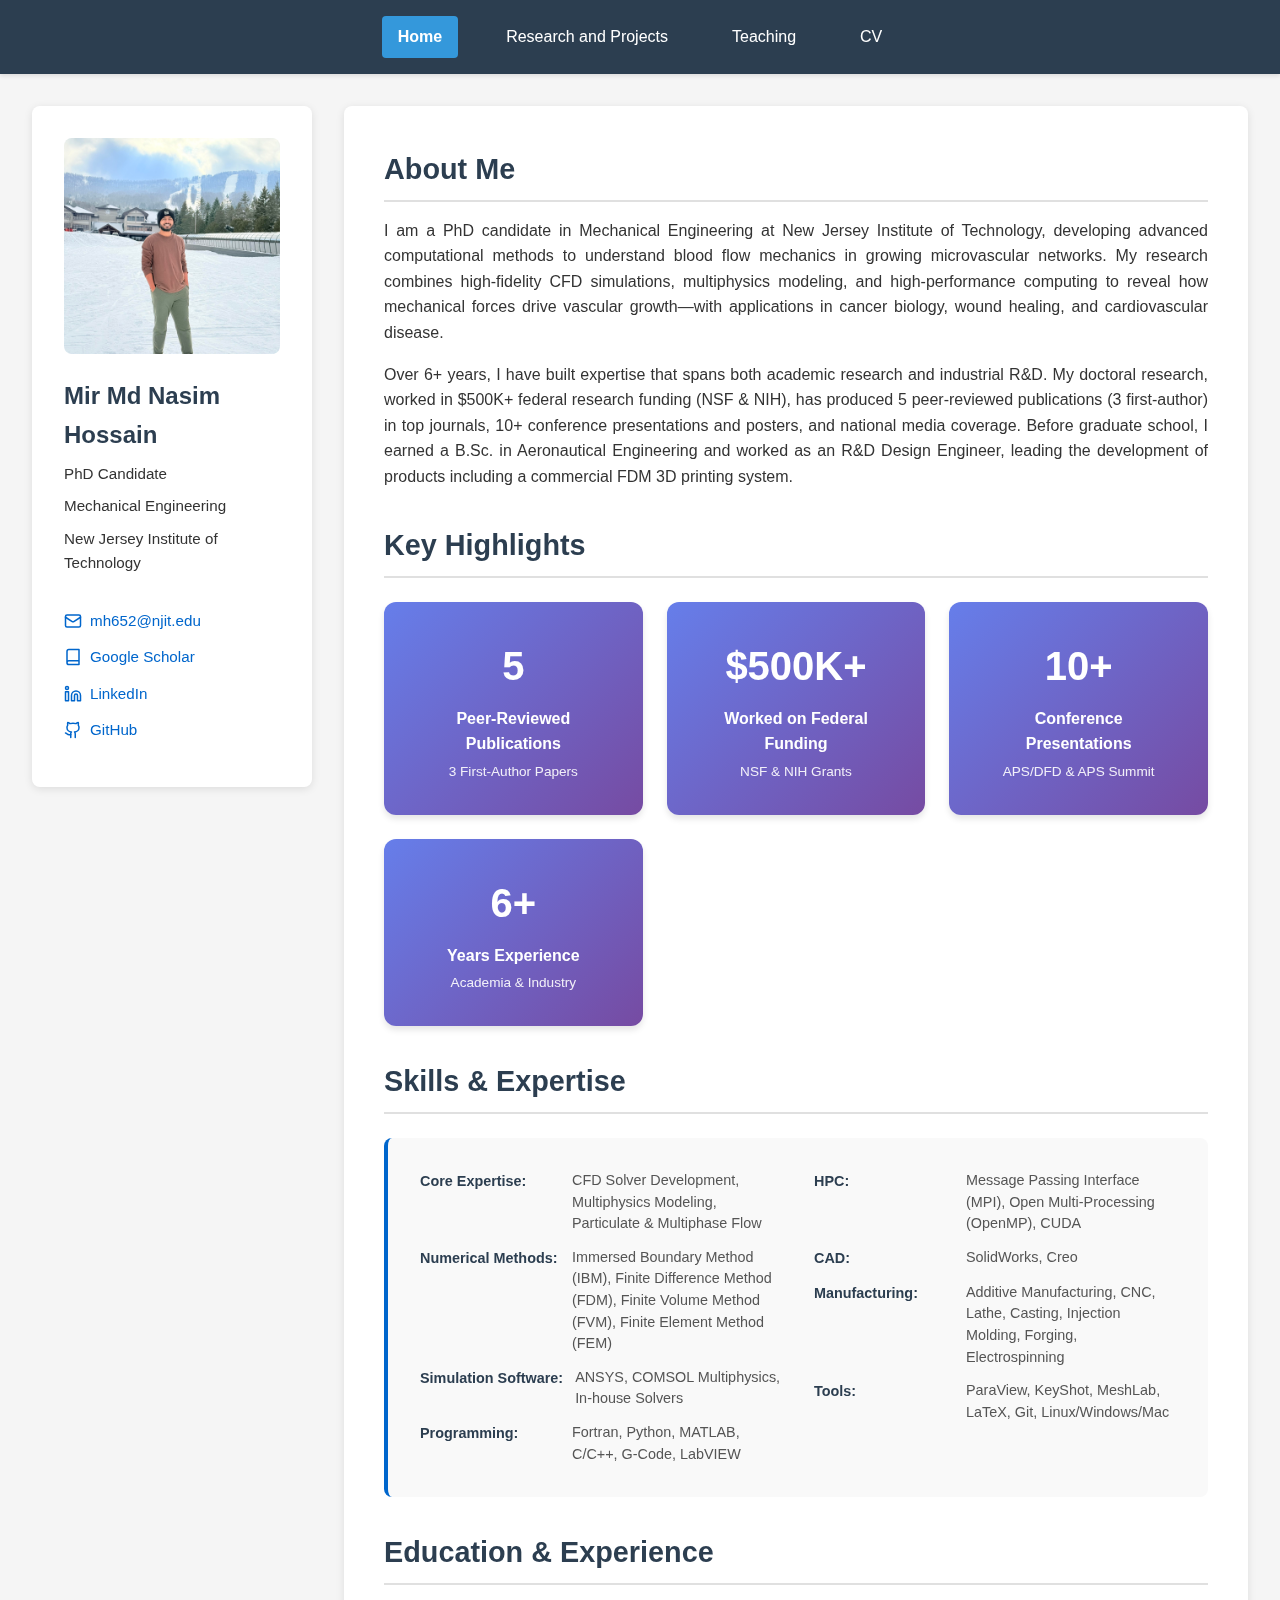
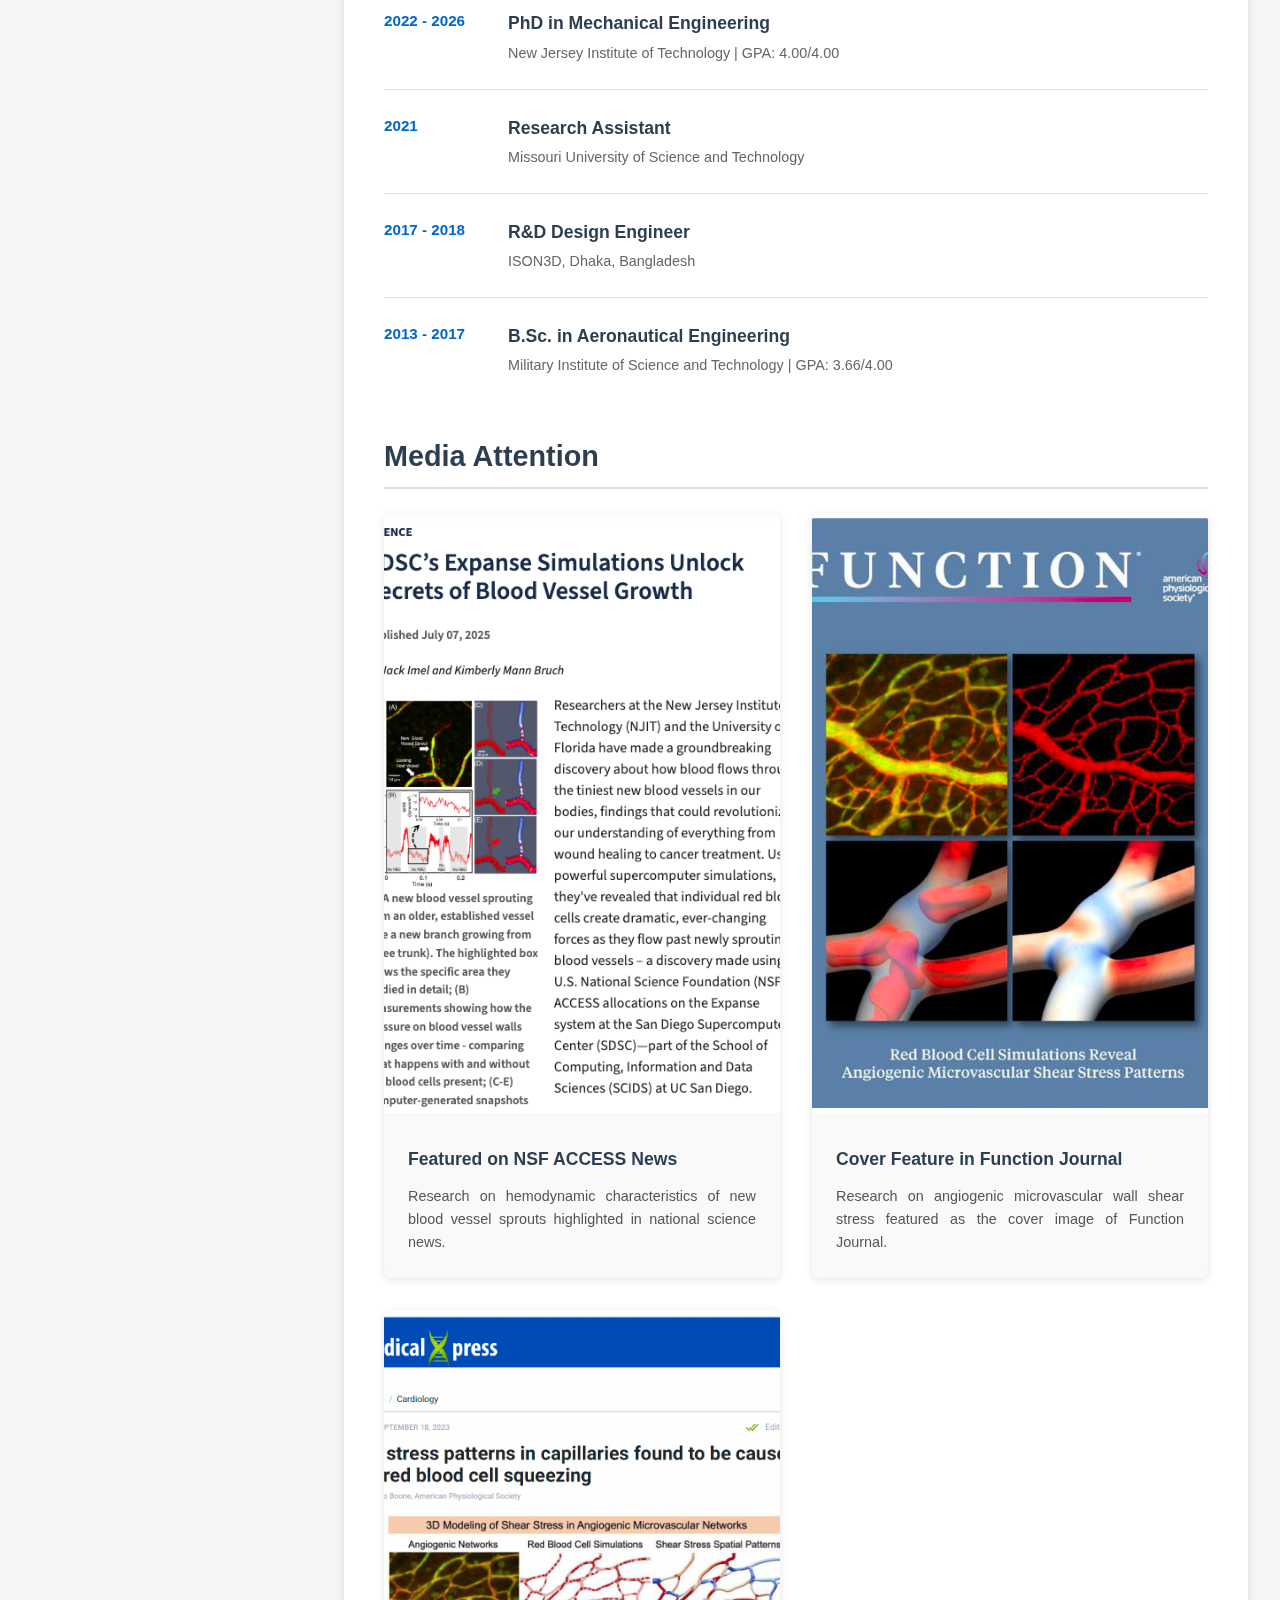
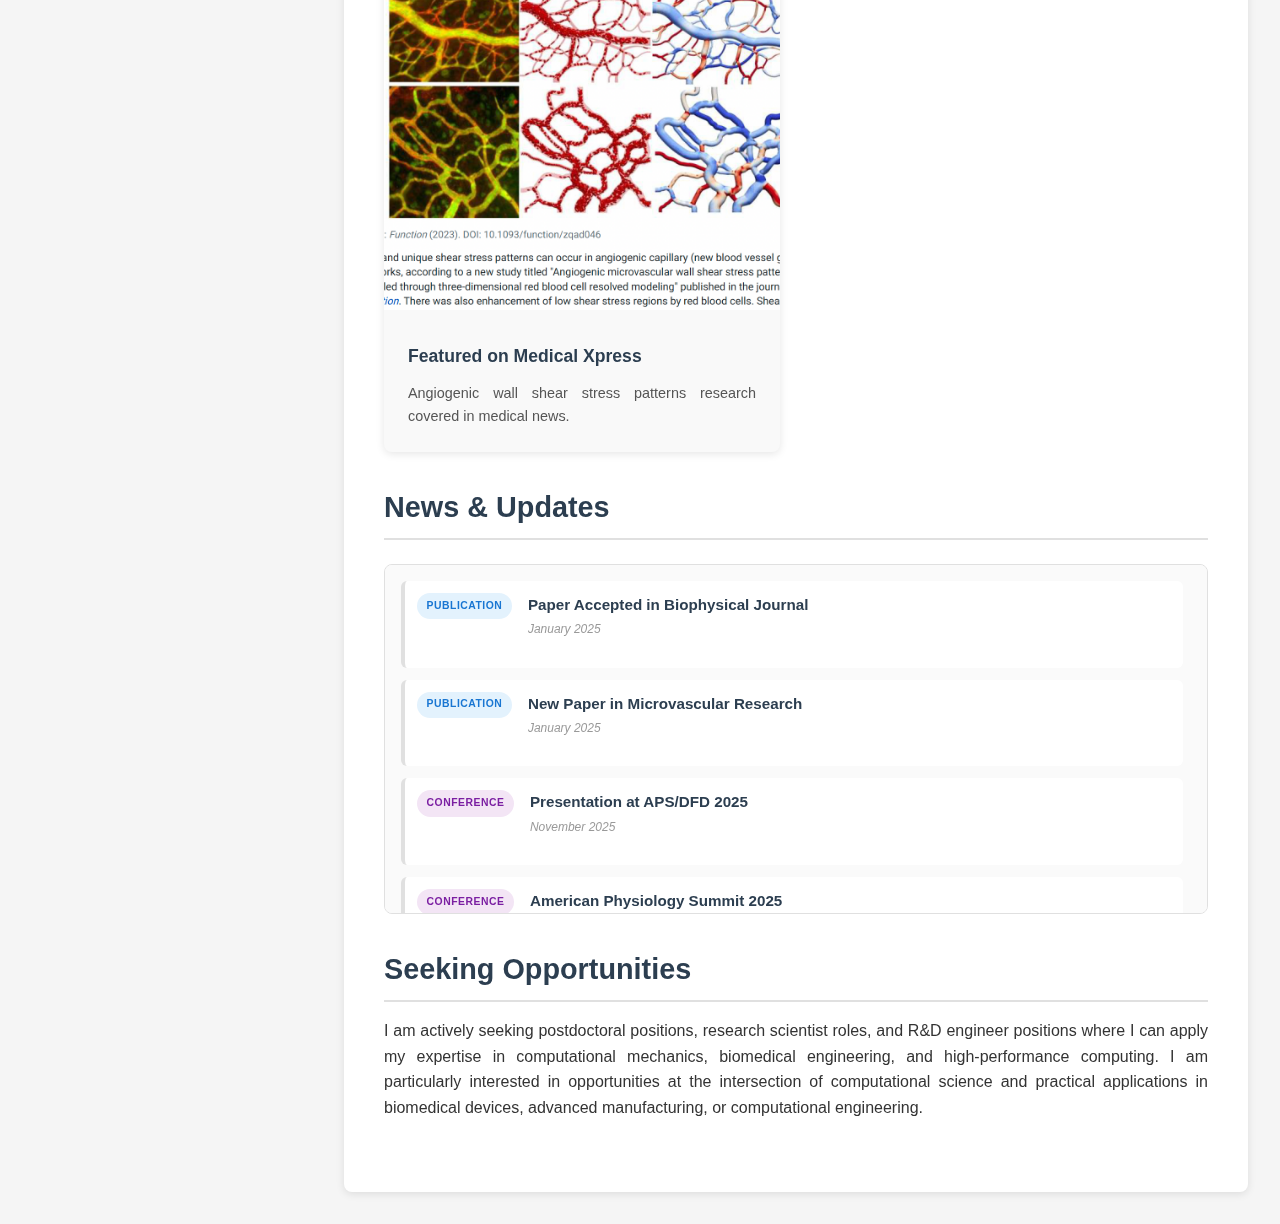
<file: index.html>
<!DOCTYPE html>
<html lang="en">
<head>
  <meta charset="UTF-8">
  <meta name="viewport" content="width=device-width, initial-scale=1.0">
  <title>Mir Md Nasim Hossain - Portfolio</title>
  <link rel="stylesheet" href="assets/css/style.css">
</head>
<body>
  <!-- Top Navigation Bar -->
  <header>
    <div class="logo"></div>
    <nav>
      <a href="index.html" class="active">Home</a>
      <a href="research.html">Research and Projects</a>
      <a href="teaching.html">Teaching</a>
      <a href="cv.html">CV</a>
    </nav>
  </header>

  <!-- Main Layout -->
  <div class="container">
    <!-- Sidebar -->
    <aside class="sidebar">
      <img src="assets/images/nasim_photo.jpg" alt="Mir Md Nasim Hossain">
      <h2>Mir Md Nasim Hossain</h2>
      <p>PhD Candidate</p>
      <p>Mechanical Engineering</p>
      <p>New Jersey Institute of Technology</p>
      <br>
      <p>
        <a href="mailto:mh652@njit.edu">
          <svg xmlns="http://www.w3.org/2000/svg" viewBox="0 0 24 24" fill="none" stroke="currentColor" stroke-width="2" stroke-linecap="round" stroke-linejoin="round">
            <rect width="20" height="16" x="2" y="4" rx="2"/>
            <path d="m22 7-8.97 5.7a1.94 1.94 0 0 1-2.06 0L2 7"/>
          </svg>
          mh652@njit.edu
        </a>
      </p>
      <p>
        <a href="https://scholar.google.com/citations?user=7TUDJxMAAAAJ&hl=en&oi=ao" target="_blank">
          <svg xmlns="http://www.w3.org/2000/svg" viewBox="0 0 24 24" fill="none" stroke="currentColor" stroke-width="2" stroke-linecap="round" stroke-linejoin="round">
            <path d="M4 19.5v-15A2.5 2.5 0 0 1 6.5 2H20v20H6.5a2.5 2.5 0 0 1 0-5H20"/>
          </svg>
          Google Scholar
        </a>
      </p>
      <p>
        <a href="https://www.linkedin.com/in/nasim95223/" target="_blank">
          <svg xmlns="http://www.w3.org/2000/svg" viewBox="0 0 24 24" fill="none" stroke="currentColor" stroke-width="2" stroke-linecap="round" stroke-linejoin="round">
            <path d="M16 8a6 6 0 0 1 6 6v7h-4v-7a2 2 0 0 0-2-2 2 2 0 0 0-2 2v7h-4v-7a6 6 0 0 1 6-6z"/>
            <rect width="4" height="12" x="2" y="9"/>
            <circle cx="4" cy="4" r="2"/>
          </svg>
          LinkedIn
        </a>
      </p>
      <p>
        <a href="https://github.com/nasim-hossain" target="_blank">
          <svg xmlns="http://www.w3.org/2000/svg" viewBox="0 0 24 24" fill="none" stroke="currentColor" stroke-width="2" stroke-linecap="round" stroke-linejoin="round">
            <path d="M15 22v-4a4.8 4.8 0 0 0-1-3.5c3 0 6-2 6-5.5.08-1.25-.27-2.48-1-3.5.28-1.15.28-2.35 0-3.5 0 0-1 0-3 1.5-2.64-.5-5.36-.5-8 0C6 2 5 2 5 2c-.3 1.15-.3 2.35 0 3.5A5.403 5.403 0 0 0 4 9c0 3.5 3 5.5 6 5.5-.39.49-.68 1.05-.85 1.65-.17.6-.22 1.23-.15 1.85v4"/>
            <path d="M9 18c-4.51 2-5-2-7-2"/>
          </svg>
          GitHub
        </a>
      </p>
    </aside>

    <!-- Main Content -->
    <main class="content">
      <section>
        <h2>About Me</h2>
        <p>I am a PhD candidate in Mechanical Engineering at New Jersey Institute of Technology, developing advanced computational methods to understand blood flow mechanics in growing microvascular networks. My research combines high-fidelity CFD simulations, multiphysics modeling, and high-performance computing to reveal how mechanical forces drive vascular growth—with applications in cancer biology, wound healing, and cardiovascular disease.</p>
        
        <p>Over 6+ years, I have built expertise that spans both academic research and industrial R&D. My doctoral research, worked in $500K+ federal research funding (NSF & NIH), has produced 5 peer-reviewed publications (3 first-author) in top journals, 10+ conference presentations and posters, and national media coverage. Before graduate school, I earned a B.Sc. in Aeronautical Engineering and worked as an R&D Design Engineer, leading the development of products including a commercial FDM 3D printing system.</p>
      </section>

      <section>
        <h2>Key Highlights</h2>
        <div class="highlights-grid">
          <div class="highlight-card">
            <div class="highlight-number">5</div>
            <div class="highlight-text">Peer-Reviewed Publications</div>
            <div class="highlight-subtext">3 First-Author Papers</div>
          </div>
          <div class="highlight-card">
            <div class="highlight-number">$500K+</div>
            <div class="highlight-text">Worked on Federal Funding</div>
            <div class="highlight-subtext">NSF & NIH Grants</div>
          </div>
          <div class="highlight-card">
            <div class="highlight-number">10+</div>
            <div class="highlight-text">Conference Presentations</div>
            <div class="highlight-subtext">APS/DFD & APS Summit</div>
          </div>
          <div class="highlight-card">
            <div class="highlight-number">6+</div>
            <div class="highlight-text">Years Experience</div>
            <div class="highlight-subtext">Academia & Industry</div>
          </div>
        </div>
      </section>

      <section>
        <h2>Skills & Expertise</h2>
        <div class="skills-container">
          <div class="skills-column">
            <div class="skill-item">
              <span class="skill-label">Core Expertise:</span>
              <span class="skill-value">CFD Solver Development, Multiphysics Modeling, Particulate & Multiphase Flow</span>
            </div>
            <div class="skill-item">
              <span class="skill-label">Numerical Methods:</span>
              <span class="skill-value">Immersed Boundary Method (IBM), Finite Difference Method (FDM), Finite Volume Method (FVM), Finite Element Method (FEM)</span>
            </div>
            <div class="skill-item">
              <span class="skill-label">Simulation Software:</span>
              <span class="skill-value">ANSYS, COMSOL Multiphysics, In-house Solvers</span>
            </div>
            <div class="skill-item">
              <span class="skill-label">Programming:</span>
              <span class="skill-value">Fortran, Python, MATLAB, C/C++, G-Code, LabVIEW</span>
            </div>
          </div>
          <div class="skills-column">
            <div class="skill-item">
              <span class="skill-label">HPC:</span>
              <span class="skill-value">Message Passing Interface (MPI), Open Multi-Processing (OpenMP), CUDA</span>
            </div>
            <div class="skill-item">
              <span class="skill-label">CAD:</span>
              <span class="skill-value">SolidWorks, Creo</span>
            </div>
            <div class="skill-item">
              <span class="skill-label">Manufacturing:</span>
              <span class="skill-value">Additive Manufacturing, CNC, Lathe, Casting, Injection Molding, Forging, Electrospinning</span>
            </div>
            <div class="skill-item">
              <span class="skill-label">Tools:</span>
              <span class="skill-value">ParaView, KeyShot, MeshLab, LaTeX, Git, Linux/Windows/Mac</span>
            </div>
          </div>
        </div>
      </section>

      <section>
        <h2>Education & Experience</h2>
        <div class="timeline-compact">
          <div class="timeline-item">
            <div class="timeline-date">2022 - 2026</div>
            <div class="timeline-content">
              <h4>PhD in Mechanical Engineering</h4>
              <p>New Jersey Institute of Technology | GPA: 4.00/4.00</p>
            </div>
          </div>
          <div class="timeline-item">
            <div class="timeline-date">2021</div>
            <div class="timeline-content">
              <h4>Research Assistant</h4>
              <p>Missouri University of Science and Technology</p>
            </div>
          </div>
          <div class="timeline-item">
            <div class="timeline-date">2017 - 2018</div>
            <div class="timeline-content">
              <h4>R&D Design Engineer</h4>
              <p>ISON3D, Dhaka, Bangladesh</p>
            </div>
          </div>
          <div class="timeline-item">
            <div class="timeline-date">2013 - 2017</div>
            <div class="timeline-content">
              <h4>B.Sc. in Aeronautical Engineering</h4>
              <p>Military Institute of Science and Technology | GPA: 3.66/4.00</p>
            </div>
          </div>
        </div>
      </section>

      <section>
        <h2>Media Attention</h2>
        <div class="media-grid">
          <div class="media-item">
            <img src="assets/images/nsf_access_news_feature.png" alt="NSF ACCESS News Feature" class="media-image">
            <div class="media-content">
              <h4>Featured on NSF ACCESS News</h4>
              <p>Research on hemodynamic characteristics of new blood vessel sprouts highlighted in national science news.</p>
            </div>
          </div>
          
          <div class="media-item">
            <img src="assets/images/function_journal_cover.png" alt="Function Journal Cover" class="media-image">
            <div class="media-content">
              <h4>Cover Feature in Function Journal</h4>
              <p>Research on angiogenic microvascular wall shear stress featured as the cover image of Function Journal.</p>
            </div>
          </div>
          
          <div class="media-item">
            <img src="assets/images/medical_xpress_feature.png" alt="Medical Xpress Feature" class="media-image">
            <div class="media-content">
              <h4>Featured on Medical Xpress</h4>
              <p>Angiogenic wall shear stress patterns research covered in medical news.</p>
            </div>
          </div>
        </div>
      </section>

      <section>
        <h2>News & Updates</h2>
        <div class="news-timeline-container">
          <div class="news-timeline">
            <div class="news-item">
              <div class="news-badge publication">Publication</div>
              <div class="news-content">
                <h4>Paper Accepted in Biophysical Journal</h4>
                <p class="news-meta">January 2025</p>
              </div>
            </div>

            <div class="news-item">
              <div class="news-badge publication">Publication</div>
              <div class="news-content">
                <h4>New Paper in Microvascular Research</h4>
                <p class="news-meta">January 2025</p>
              </div>
            </div>

            <div class="news-item">
              <div class="news-badge conference">Conference</div>
              <div class="news-content">
                <h4>Presentation at APS/DFD 2025</h4>
                <p class="news-meta">November 2025</p>
              </div>
            </div>

            <div class="news-item">
              <div class="news-badge conference">Conference</div>
              <div class="news-content">
                <h4>American Physiology Summit 2025</h4>
                <p class="news-meta">April 2025</p>
              </div>
            </div>

            <div class="news-item">
              <div class="news-badge media">Media</div>
              <div class="news-content">
                <h4>Featured on NSF ACCESS News</h4>
                <p class="news-meta">2024</p>
              </div>
            </div>

            <div class="news-item">
              <div class="news-badge publication">Publication</div>
              <div class="news-content">
                <h4>Paper in Microcirculation Journal</h4>
                <p class="news-meta">2024</p>
              </div>
            </div>

            <div class="news-item">
              <div class="news-badge conference">Conference</div>
              <div class="news-content">
                <h4>American Physiology Summit 2024</h4>
                <p class="news-meta">April 2024</p>
              </div>
            </div>

            <div class="news-item">
              <div class="news-badge media">Media</div>
              <div class="news-content">
                <h4>Cover Feature in Function Journal</h4>
                <p class="news-meta">2023</p>
              </div>
            </div>

            <div class="news-item">
              <div class="news-badge publication">Publication</div>
              <div class="news-content">
                <h4>Paper in Function Journal</h4>
                <p class="news-meta">2023</p>
              </div>
            </div>

            <div class="news-item">
              <div class="news-badge media">Media</div>
              <div class="news-content">
                <h4>Featured on Medical Xpress</h4>
                <p class="news-meta">2023</p>
              </div>
            </div>

            <div class="news-item">
              <div class="news-badge conference">Conference</div>
              <div class="news-content">
                <h4>APS/DFD Meeting 2023</h4>
                <p class="news-meta">November 2023</p>
              </div>
            </div>

            <div class="news-item">
              <div class="news-badge publication">Publication</div>
              <div class="news-content">
                <h4>Paper in Microcirculation</h4>
                <p class="news-meta">2023</p>
              </div>
            </div>

            <div class="news-item">
              <div class="news-badge conference">Conference</div>
              <div class="news-content">
                <h4>American Physiology Summit 2023</h4>
                <p class="news-meta">April 2023</p>
              </div>
            </div>
          </div>
        </div>
      </section>

      <section>
        <h2>Seeking Opportunities</h2>
        <p>I am actively seeking postdoctoral positions, research scientist roles, and R&D engineer positions where I can apply my expertise in computational mechanics, biomedical engineering, and high-performance computing. I am particularly interested in opportunities at the intersection of computational science and practical applications in biomedical devices, advanced manufacturing, or computational engineering.</p>
      </section>
    </main>
  </div>
</body>
</html>
</file>
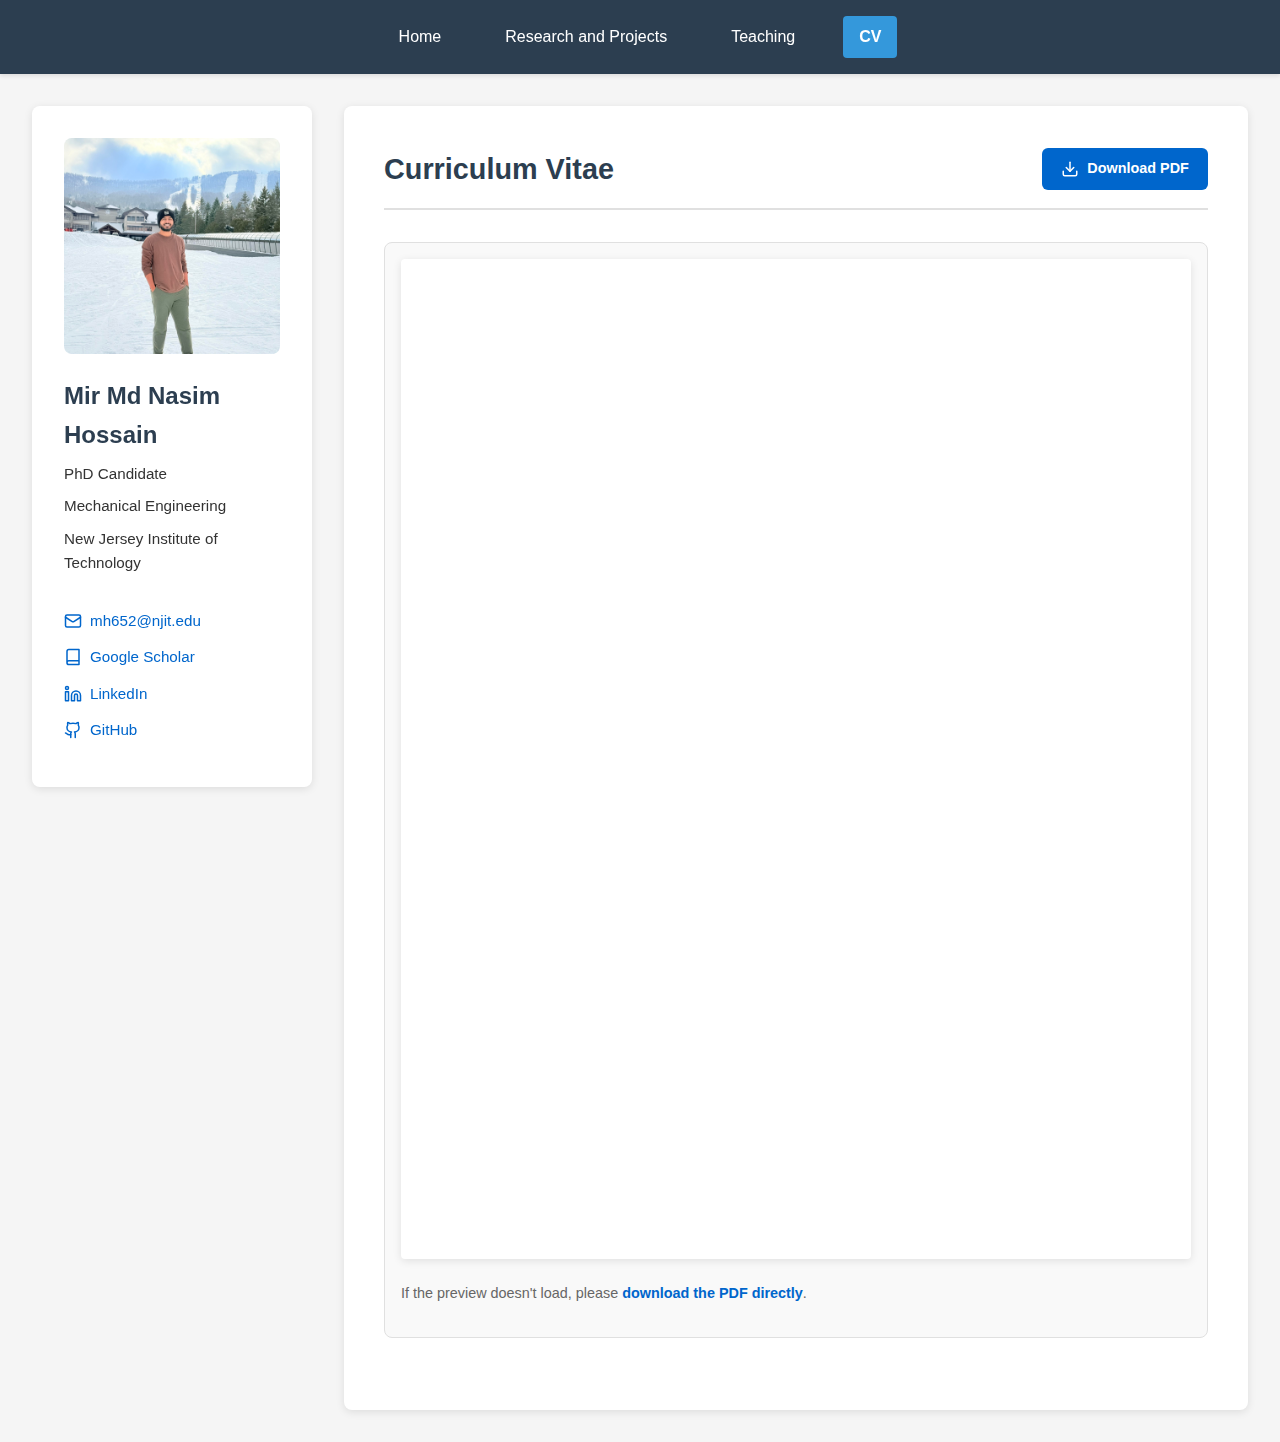
<file: cv.html>
<!DOCTYPE html>
<html lang="en">
<head>
  <meta charset="UTF-8">
  <meta name="viewport" content="width=device-width, initial-scale=1.0">
  <title>CV - Mir Md Nasim Hossain</title>
  <link rel="stylesheet" href="assets/css/style.css">
</head>
<body>
  <!-- Top Navigation Bar -->
  <header>
    <div class="logo"></div>
    <nav>
      <a href="index.html">Home</a>
      <a href="research.html">Research and Projects</a>
      <a href="teaching.html">Teaching</a>
      <a href="cv.html" class="active">CV</a>
    </nav>
  </header>

  <!-- Main Layout -->
  <div class="container">
    <!-- Sidebar -->
    <aside class="sidebar sidebar-hide-mobile">
      <img src="assets/images/nasim_photo.jpg" alt="Mir Md Nasim Hossain">
      <h2>Mir Md Nasim Hossain</h2>
      <p>PhD Candidate</p>
      <p>Mechanical Engineering</p>
      <p>New Jersey Institute of Technology</p>
      <br>
      <p>
        <a href="mailto:mh652@njit.edu">
          <svg xmlns="http://www.w3.org/2000/svg" viewBox="0 0 24 24" fill="none" stroke="currentColor" stroke-width="2" stroke-linecap="round" stroke-linejoin="round">
            <rect width="20" height="16" x="2" y="4" rx="2"/>
            <path d="m22 7-8.97 5.7a1.94 1.94 0 0 1-2.06 0L2 7"/>
          </svg>
          mh652@njit.edu
        </a>
      </p>
      <p>
        <a href="https://scholar.google.com/citations?user=7TUDJxMAAAAJ&hl=en&oi=ao" target="_blank">
          <svg xmlns="http://www.w3.org/2000/svg" viewBox="0 0 24 24" fill="none" stroke="currentColor" stroke-width="2" stroke-linecap="round" stroke-linejoin="round">
            <path d="M4 19.5v-15A2.5 2.5 0 0 1 6.5 2H20v20H6.5a2.5 2.5 0 0 1 0-5H20"/>
          </svg>
          Google Scholar
        </a>
      </p>
      <p>
        <a href="https://www.linkedin.com/in/nasim95223/" target="_blank">
          <svg xmlns="http://www.w3.org/2000/svg" viewBox="0 0 24 24" fill="none" stroke="currentColor" stroke-width="2" stroke-linecap="round" stroke-linejoin="round">
            <path d="M16 8a6 6 0 0 1 6 6v7h-4v-7a2 2 0 0 0-2-2 2 2 0 0 0-2 2v7h-4v-7a6 6 0 0 1 6-6z"/>
            <rect width="4" height="12" x="2" y="9"/>
            <circle cx="4" cy="4" r="2"/>
          </svg>
          LinkedIn
        </a>
      </p>
      <p>
        <a href="https://github.com/nasim-hossain" target="_blank">
          <svg xmlns="http://www.w3.org/2000/svg" viewBox="0 0 24 24" fill="none" stroke="currentColor" stroke-width="2" stroke-linecap="round" stroke-linejoin="round">
            <path d="M15 22v-4a4.8 4.8 0 0 0-1-3.5c3 0 6-2 6-5.5.08-1.25-.27-2.48-1-3.5.28-1.15.28-2.35 0-3.5 0 0-1 0-3 1.5-2.64-.5-5.36-.5-8 0C6 2 5 2 5 2c-.3 1.15-.3 2.35 0 3.5A5.403 5.403 0 0 0 4 9c0 3.5 3 5.5 6 5.5-.39.49-.68 1.05-.85 1.65-.17.6-.22 1.23-.15 1.85v4"/>
            <path d="M9 18c-4.51 2-5-2-7-2"/>
          </svg>
          GitHub
        </a>
      </p>
    </aside>

    <!-- Main Content -->
    <main class="content">
      <div class="cv-header">
        <h2>Curriculum Vitae</h2>
        <a href="assets/documents/nasim_cv.pdf" download class="cv-download-btn-minimal">
          <svg xmlns="http://www.w3.org/2000/svg" viewBox="0 0 24 24" fill="none" stroke="currentColor" stroke-width="2" stroke-linecap="round" stroke-linejoin="round">
            <path d="M21 15v4a2 2 0 0 1-2 2H5a2 2 0 0 1-2-2v-4"/>
            <polyline points="7 10 12 15 17 10"/>
            <line x1="12" y1="15" x2="12" y2="3"/>
          </svg>
          Download PDF
        </a>
      </div>

      <section>
        <div class="cv-preview-container">
          <iframe src="assets/documents/nasim_cv.pdf" class="cv-preview"></iframe>
          <p class="cv-preview-note">If the preview doesn't load, please <a href="assets/documents/nasim_cv.pdf" download>download the PDF directly</a>.</p>
        </div>
      </section>
    </main>
  </div>
</body>
</html>
</file>
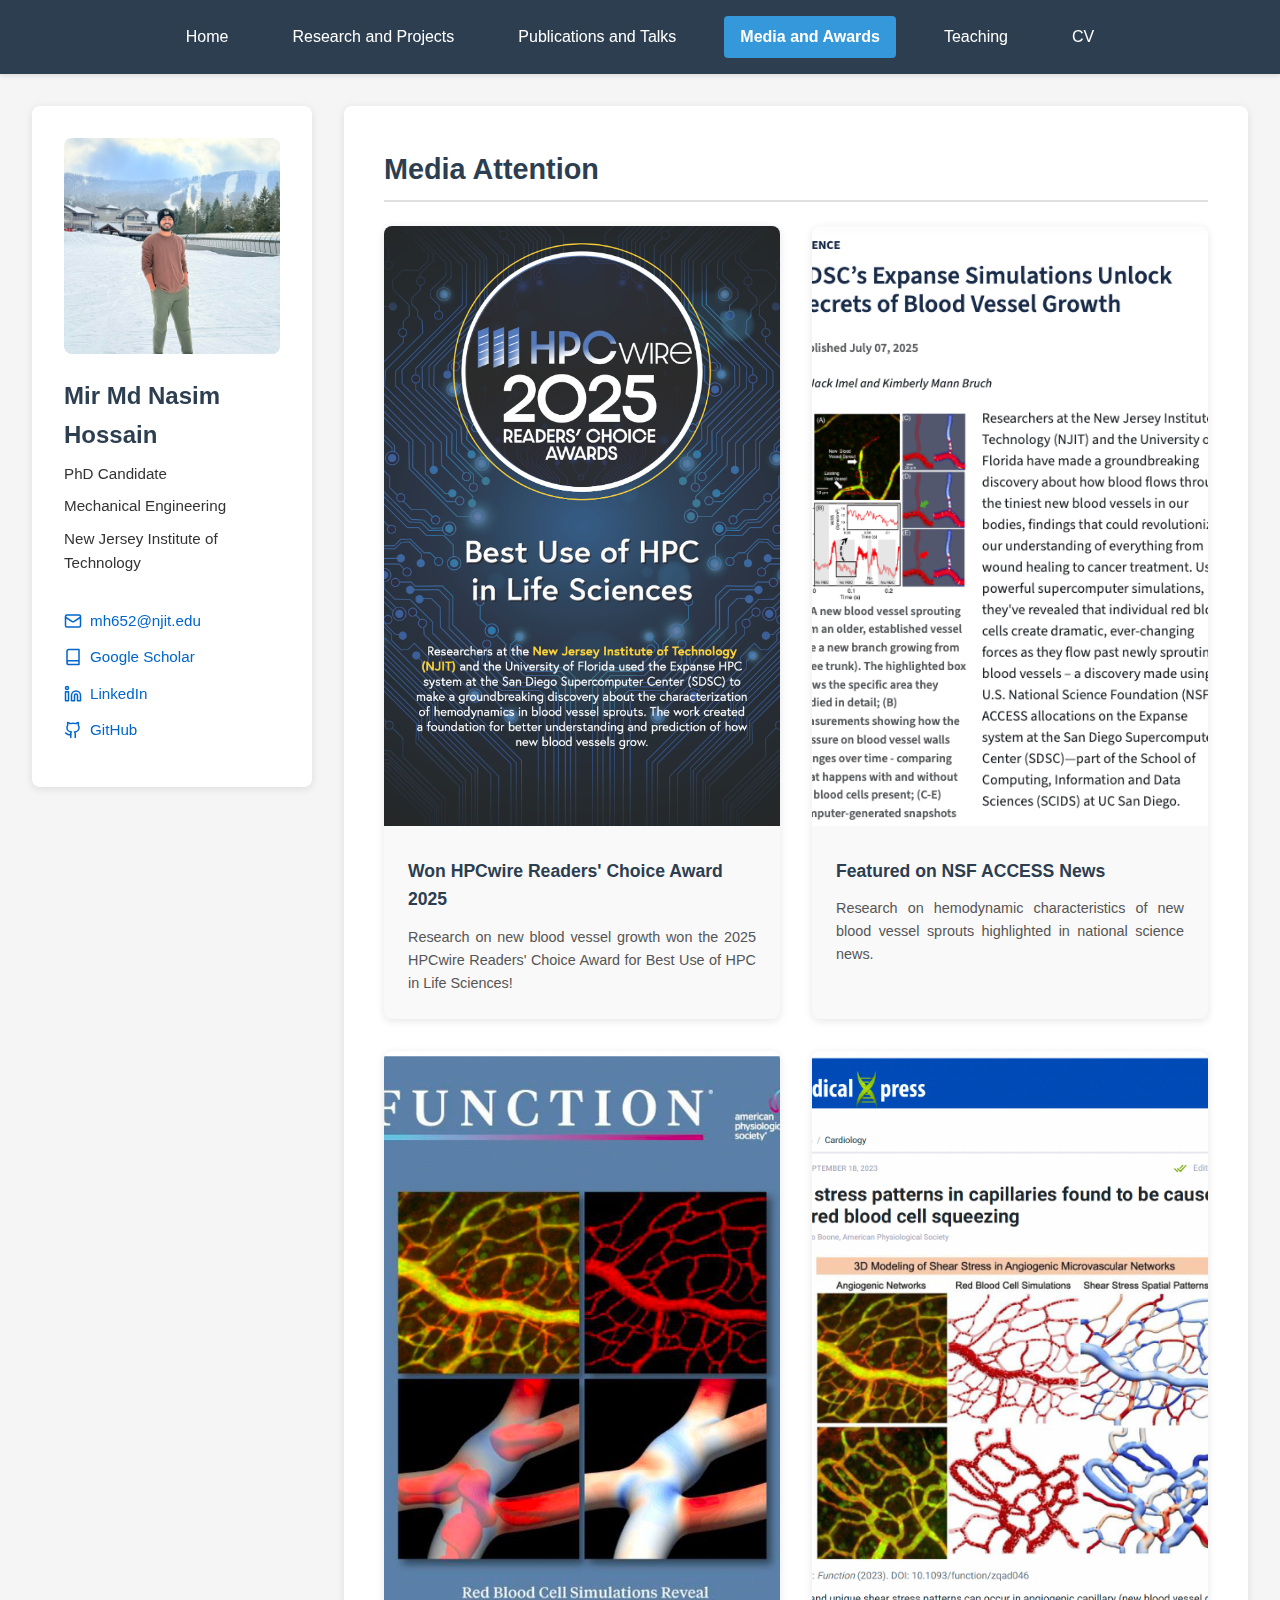
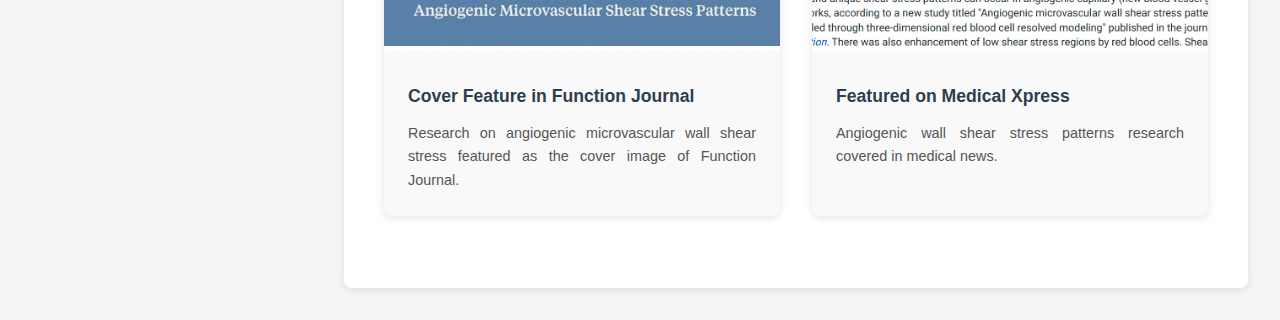
<file: media.html>
<!DOCTYPE html>
<html lang="en">
<head>
  <meta charset="UTF-8">
  <meta name="viewport" content="width=device-width, initial-scale=1.0">
  <title>Media and Awards - Mir Md Nasim Hossain</title>
  <link rel="stylesheet" href="assets/css/style.css">
</head>
<body>
  <header>
    <div class="logo"></div>
    <nav>
      <a href="index.html">Home</a>
      <a href="research.html">Research and Projects</a>
      <a href="publications.html">Publications and Talks</a>
      <a href="media.html" class="active">Media and Awards</a>
      <a href="teaching.html">Teaching</a>
      <a href="cv.html">CV</a>
    </nav>
  </header>

  <div class="container">
    <aside class="sidebar sidebar-hide-mobile">
      <img src="assets/images/nasim_photo.jpg" alt="Mir Md Nasim Hossain">
      <h2>Mir Md Nasim Hossain</h2>
      <p>PhD Candidate</p>
      <p>Mechanical Engineering</p>
      <p>New Jersey Institute of Technology</p>
      <br>
      <p><a href="mailto:mh652@njit.edu"><svg xmlns="http://www.w3.org/2000/svg" viewBox="0 0 24 24" fill="none" stroke="currentColor" stroke-width="2" stroke-linecap="round" stroke-linejoin="round"><rect width="20" height="16" x="2" y="4" rx="2"/><path d="m22 7-8.97 5.7a1.94 1.94 0 0 1-2.06 0L2 7"/></svg> mh652@njit.edu</a></p>
      <p><a href="https://scholar.google.com/citations?user=7TUDJxMAAAAJ&hl=en&oi=ao" target="_blank"><svg xmlns="http://www.w3.org/2000/svg" viewBox="0 0 24 24" fill="none" stroke="currentColor" stroke-width="2" stroke-linecap="round" stroke-linejoin="round"><path d="M4 19.5v-15A2.5 2.5 0 0 1 6.5 2H20v20H6.5a2.5 2.5 0 0 1 0-5H20"/></svg> Google Scholar</a></p>
      <p><a href="https://www.linkedin.com/in/nasim95223/" target="_blank"><svg xmlns="http://www.w3.org/2000/svg" viewBox="0 0 24 24" fill="none" stroke="currentColor" stroke-width="2" stroke-linecap="round" stroke-linejoin="round"><path d="M16 8a6 6 0 0 1 6 6v7h-4v-7a2 2 0 0 0-2-2 2 2 0 0 0-2 2v7h-4v-7a6 6 0 0 1 6-6z"/><rect width="4" height="12" x="2" y="9"/><circle cx="4" cy="4" r="2"/></svg> LinkedIn</a></p>
      <p><a href="https://github.com/nasim-hossain" target="_blank"><svg xmlns="http://www.w3.org/2000/svg" viewBox="0 0 24 24" fill="none" stroke="currentColor" stroke-width="2" stroke-linecap="round" stroke-linejoin="round"><path d="M15 22v-4a4.8 4.8 0 0 0-1-3.5c3 0 6-2 6-5.5.08-1.25-.27-2.48-1-3.5.28-1.15.28-2.35 0-3.5 0 0-1 0-3 1.5-2.64-.5-5.36-.5-8 0C6 2 5 2 5 2c-.3 1.15-.3 2.35 0 3.5A5.403 5.403 0 0 0 4 9c0 3.5 3 5.5 6 5.5-.39.49-.68 1.05-.85 1.65-.17.6-.22 1.23-.15 1.85v4"/><path d="M9 18c-4.51 2-5-2-7-2"/></svg> GitHub</a></p>
    </aside>

    <main class="content">
      <section>
        <h2>Media Attention</h2>
        <div class="media-grid">
          <div class="media-item"><img src="assets/images/hpc_wire.png" alt="HPCwire Readers' Choice Award 2025" class="media-image"><div class="media-content"><h4>Won HPCwire Readers' Choice Award 2025</h4><p>Research on new blood vessel growth won the 2025 HPCwire Readers' Choice Award for Best Use of HPC in Life Sciences!</p></div></div>
          <div class="media-item"><img src="assets/images/nsf_access_news_feature.png" alt="NSF ACCESS News Feature" class="media-image"><div class="media-content"><h4>Featured on NSF ACCESS News</h4><p>Research on hemodynamic characteristics of new blood vessel sprouts highlighted in national science news.</p></div></div>
          <div class="media-item"><img src="assets/images/function_journal_cover.png" alt="Function Journal Cover" class="media-image"><div class="media-content"><h4>Cover Feature in Function Journal</h4><p>Research on angiogenic microvascular wall shear stress featured as the cover image of Function Journal.</p></div></div>
          <div class="media-item"><img src="assets/images/medical_xpress_feature.png" alt="Medical Xpress Feature" class="media-image"><div class="media-content"><h4>Featured on Medical Xpress</h4><p>Angiogenic wall shear stress patterns research covered in medical news.</p></div></div>
        </div>
      </section>
    </main>
  </div>
  <div id="mediaModal" class="modal">
    <span class="modal-close">&times;</span>
    <img class="modal-content" id="modalImg">
  </div>
  <script>
    const modal = document.getElementById('mediaModal');
    const modalImg = document.getElementById('modalImg');
    const closeBtn = document.getElementsByClassName('modal-close')[0];
    document.querySelectorAll('.media-image').forEach(img => {
      img.style.cursor = 'pointer';
      img.addEventListener('click', function() { modal.classList.add('active'); modalImg.src = this.src; });
    });
    closeBtn.onclick = function() { modal.classList.remove('active'); }
    modal.onclick = function(e) { if (e.target === modal) modal.classList.remove('active'); }
    document.addEventListener('keydown', function(e) { if (e.key === 'Escape') modal.classList.remove('active'); });
  </script>
</body>
</html>
</file>
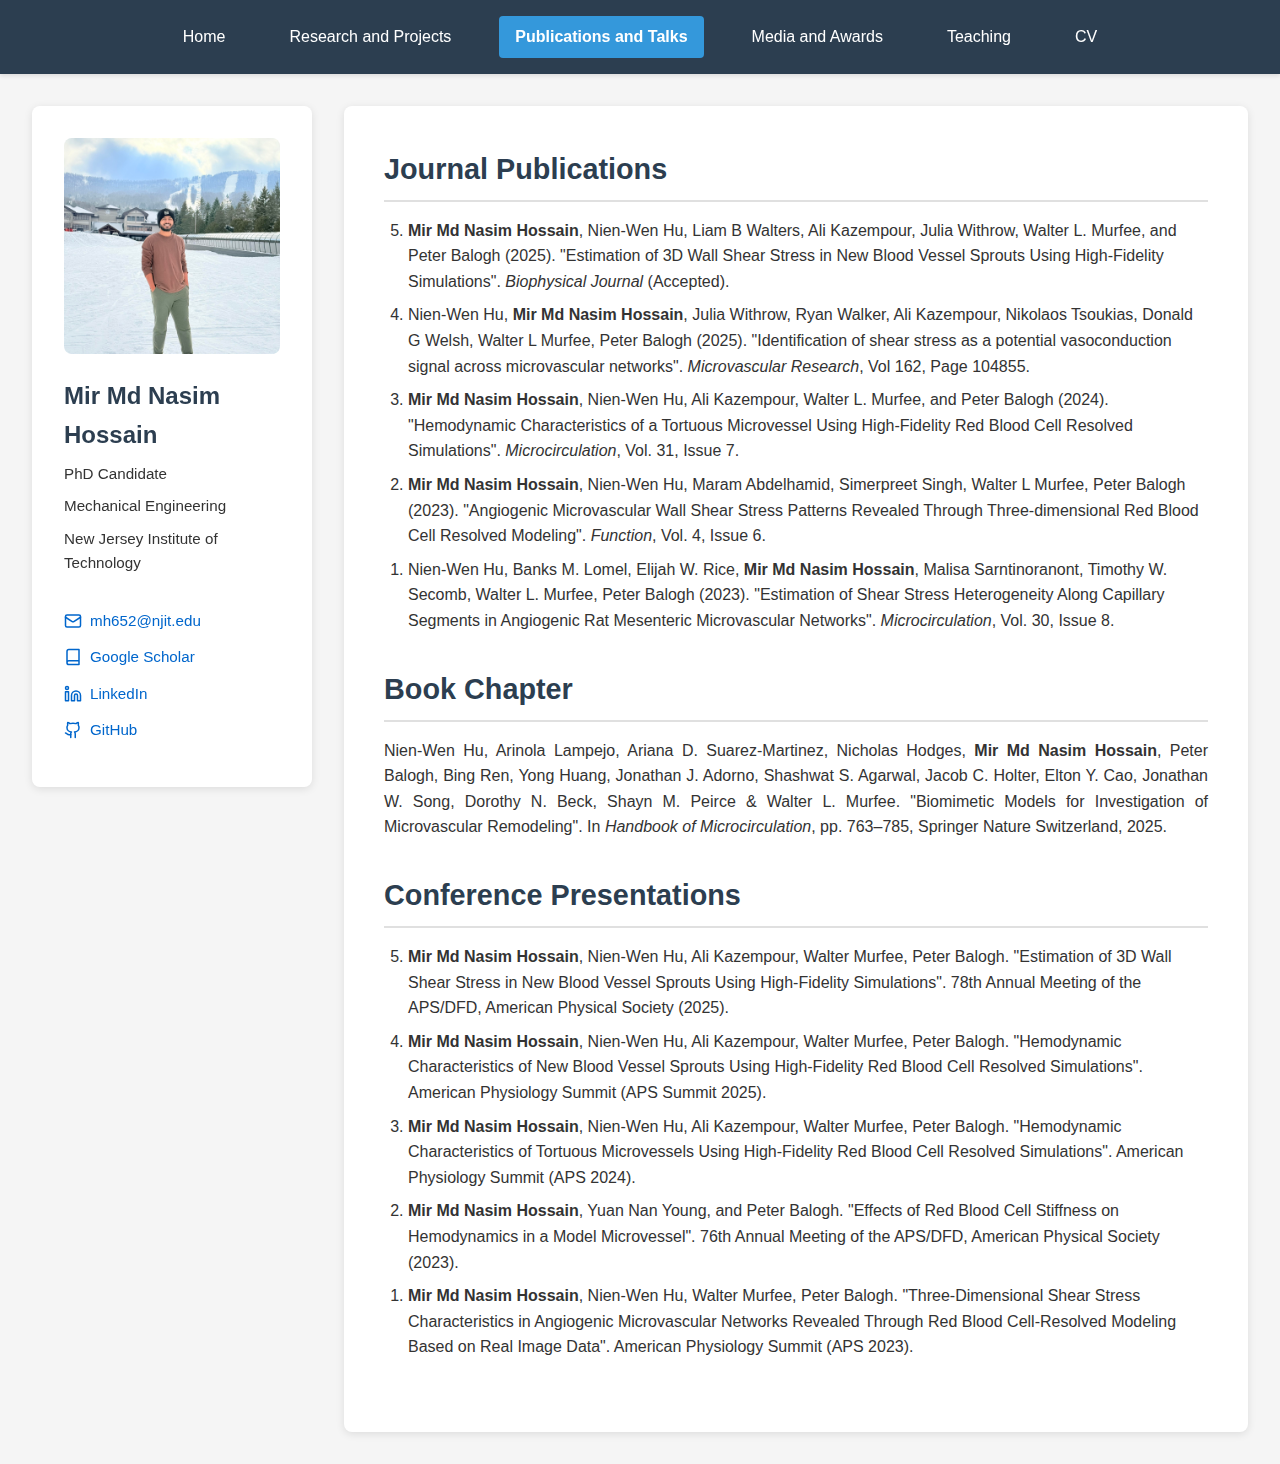
<file: publications.html>
<!DOCTYPE html>
<html lang="en">
<head>
  <meta charset="UTF-8">
  <meta name="viewport" content="width=device-width, initial-scale=1.0">
  <title>Publications and Talks - Mir Md Nasim Hossain</title>
  <link rel="stylesheet" href="assets/css/style.css">
</head>
<body>
  <header>
    <div class="logo"></div>
    <nav>
      <a href="index.html">Home</a>
      <a href="research.html">Research and Projects</a>
      <a href="publications.html" class="active">Publications and Talks</a>
      <a href="media.html">Media and Awards</a>
      <a href="teaching.html">Teaching</a>
      <a href="cv.html">CV</a>
    </nav>
  </header>

  <div class="container">
    <aside class="sidebar sidebar-hide-mobile">
      <img src="assets/images/nasim_photo.jpg" alt="Mir Md Nasim Hossain">
      <h2>Mir Md Nasim Hossain</h2>
      <p>PhD Candidate</p>
      <p>Mechanical Engineering</p>
      <p>New Jersey Institute of Technology</p>
      <br>
      <p><a href="mailto:mh652@njit.edu"><svg xmlns="http://www.w3.org/2000/svg" viewBox="0 0 24 24" fill="none" stroke="currentColor" stroke-width="2" stroke-linecap="round" stroke-linejoin="round"><rect width="20" height="16" x="2" y="4" rx="2"/><path d="m22 7-8.97 5.7a1.94 1.94 0 0 1-2.06 0L2 7"/></svg> mh652@njit.edu</a></p>
      <p><a href="https://scholar.google.com/citations?user=7TUDJxMAAAAJ&hl=en&oi=ao" target="_blank"><svg xmlns="http://www.w3.org/2000/svg" viewBox="0 0 24 24" fill="none" stroke="currentColor" stroke-width="2" stroke-linecap="round" stroke-linejoin="round"><path d="M4 19.5v-15A2.5 2.5 0 0 1 6.5 2H20v20H6.5a2.5 2.5 0 0 1 0-5H20"/></svg> Google Scholar</a></p>
      <p><a href="https://www.linkedin.com/in/nasim95223/" target="_blank"><svg xmlns="http://www.w3.org/2000/svg" viewBox="0 0 24 24" fill="none" stroke="currentColor" stroke-width="2" stroke-linecap="round" stroke-linejoin="round"><path d="M16 8a6 6 0 0 1 6 6v7h-4v-7a2 2 0 0 0-2-2 2 2 0 0 0-2 2v7h-4v-7a6 6 0 0 1 6-6z"/><rect width="4" height="12" x="2" y="9"/><circle cx="4" cy="4" r="2"/></svg> LinkedIn</a></p>
      <p><a href="https://github.com/nasim-hossain" target="_blank"><svg xmlns="http://www.w3.org/2000/svg" viewBox="0 0 24 24" fill="none" stroke="currentColor" stroke-width="2" stroke-linecap="round" stroke-linejoin="round"><path d="M15 22v-4a4.8 4.8 0 0 0-1-3.5c3 0 6-2 6-5.5.08-1.25-.27-2.48-1-3.5.28-1.15.28-2.35 0-3.5 0 0-1 0-3 1.5-2.64-.5-5.36-.5-8 0C6 2 5 2 5 2c-.3 1.15-.3 2.35 0 3.5A5.403 5.403 0 0 0 4 9c0 3.5 3 5.5 6 5.5-.39.49-.68 1.05-.85 1.65-.17.6-.22 1.23-.15 1.85v4"/><path d="M9 18c-4.51 2-5-2-7-2"/></svg> GitHub</a></p>
    </aside>

    <main class="content">
      <section>
        <h2>Journal Publications</h2>
        <ol reversed>
          <li><strong>Mir Md Nasim Hossain</strong>, Nien-Wen Hu, Liam B Walters, Ali Kazempour, Julia Withrow, Walter L. Murfee, and Peter Balogh (2025). "Estimation of 3D Wall Shear Stress in New Blood Vessel Sprouts Using High-Fidelity Simulations". <em>Biophysical Journal</em> (Accepted).</li>
          <li>Nien-Wen Hu, <strong>Mir Md Nasim Hossain</strong>, Julia Withrow, Ryan Walker, Ali Kazempour, Nikolaos Tsoukias, Donald G Welsh, Walter L Murfee, Peter Balogh (2025). "Identification of shear stress as a potential vasoconduction signal across microvascular networks". <em>Microvascular Research</em>, Vol 162, Page 104855.</li>
          <li><strong>Mir Md Nasim Hossain</strong>, Nien-Wen Hu, Ali Kazempour, Walter L. Murfee, and Peter Balogh (2024). "Hemodynamic Characteristics of a Tortuous Microvessel Using High-Fidelity Red Blood Cell Resolved Simulations". <em>Microcirculation</em>, Vol. 31, Issue 7.</li>
          <li><strong>Mir Md Nasim Hossain</strong>, Nien-Wen Hu, Maram Abdelhamid, Simerpreet Singh, Walter L Murfee, Peter Balogh (2023). "Angiogenic Microvascular Wall Shear Stress Patterns Revealed Through Three-dimensional Red Blood Cell Resolved Modeling". <em>Function</em>, Vol. 4, Issue 6.</li>
          <li>Nien-Wen Hu, Banks M. Lomel, Elijah W. Rice, <strong>Mir Md Nasim Hossain</strong>, Malisa Sarntinoranont, Timothy W. Secomb, Walter L. Murfee, Peter Balogh (2023). "Estimation of Shear Stress Heterogeneity Along Capillary Segments in Angiogenic Rat Mesenteric Microvascular Networks". <em>Microcirculation</em>, Vol. 30, Issue 8.</li>
        </ol>
      </section>

      <section>
        <h2>Book Chapter</h2>
        <p>Nien-Wen Hu, Arinola Lampejo, Ariana D. Suarez-Martinez, Nicholas Hodges, <strong>Mir Md Nasim Hossain</strong>, Peter Balogh, Bing Ren, Yong Huang, Jonathan J. Adorno, Shashwat S. Agarwal, Jacob C. Holter, Elton Y. Cao, Jonathan W. Song, Dorothy N. Beck, Shayn M. Peirce &amp; Walter L. Murfee. "Biomimetic Models for Investigation of Microvascular Remodeling". In <em>Handbook of Microcirculation</em>, pp. 763&ndash;785, Springer Nature Switzerland, 2025.</p>
      </section>

      <section>
        <h2>Conference Presentations</h2>
        <ol reversed>
          <li><strong>Mir Md Nasim Hossain</strong>, Nien-Wen Hu, Ali Kazempour, Walter Murfee, Peter Balogh. "Estimation of 3D Wall Shear Stress in New Blood Vessel Sprouts Using High-Fidelity Simulations". 78th Annual Meeting of the APS/DFD, American Physical Society (2025).</li>
          <li><strong>Mir Md Nasim Hossain</strong>, Nien-Wen Hu, Ali Kazempour, Walter Murfee, Peter Balogh. "Hemodynamic Characteristics of New Blood Vessel Sprouts Using High-Fidelity Red Blood Cell Resolved Simulations". American Physiology Summit (APS Summit 2025).</li>
          <li><strong>Mir Md Nasim Hossain</strong>, Nien-Wen Hu, Ali Kazempour, Walter Murfee, Peter Balogh. "Hemodynamic Characteristics of Tortuous Microvessels Using High-Fidelity Red Blood Cell Resolved Simulations". American Physiology Summit (APS 2024).</li>
          <li><strong>Mir Md Nasim Hossain</strong>, Yuan Nan Young, and Peter Balogh. "Effects of Red Blood Cell Stiffness on Hemodynamics in a Model Microvessel". 76th Annual Meeting of the APS/DFD, American Physical Society (2023).</li>
          <li><strong>Mir Md Nasim Hossain</strong>, Nien-Wen Hu, Walter Murfee, Peter Balogh. "Three-Dimensional Shear Stress Characteristics in Angiogenic Microvascular Networks Revealed Through Red Blood Cell-Resolved Modeling Based on Real Image Data". American Physiology Summit (APS 2023).</li>
        </ol>
      </section>
    </main>
  </div>

</body>
</html>
</file>
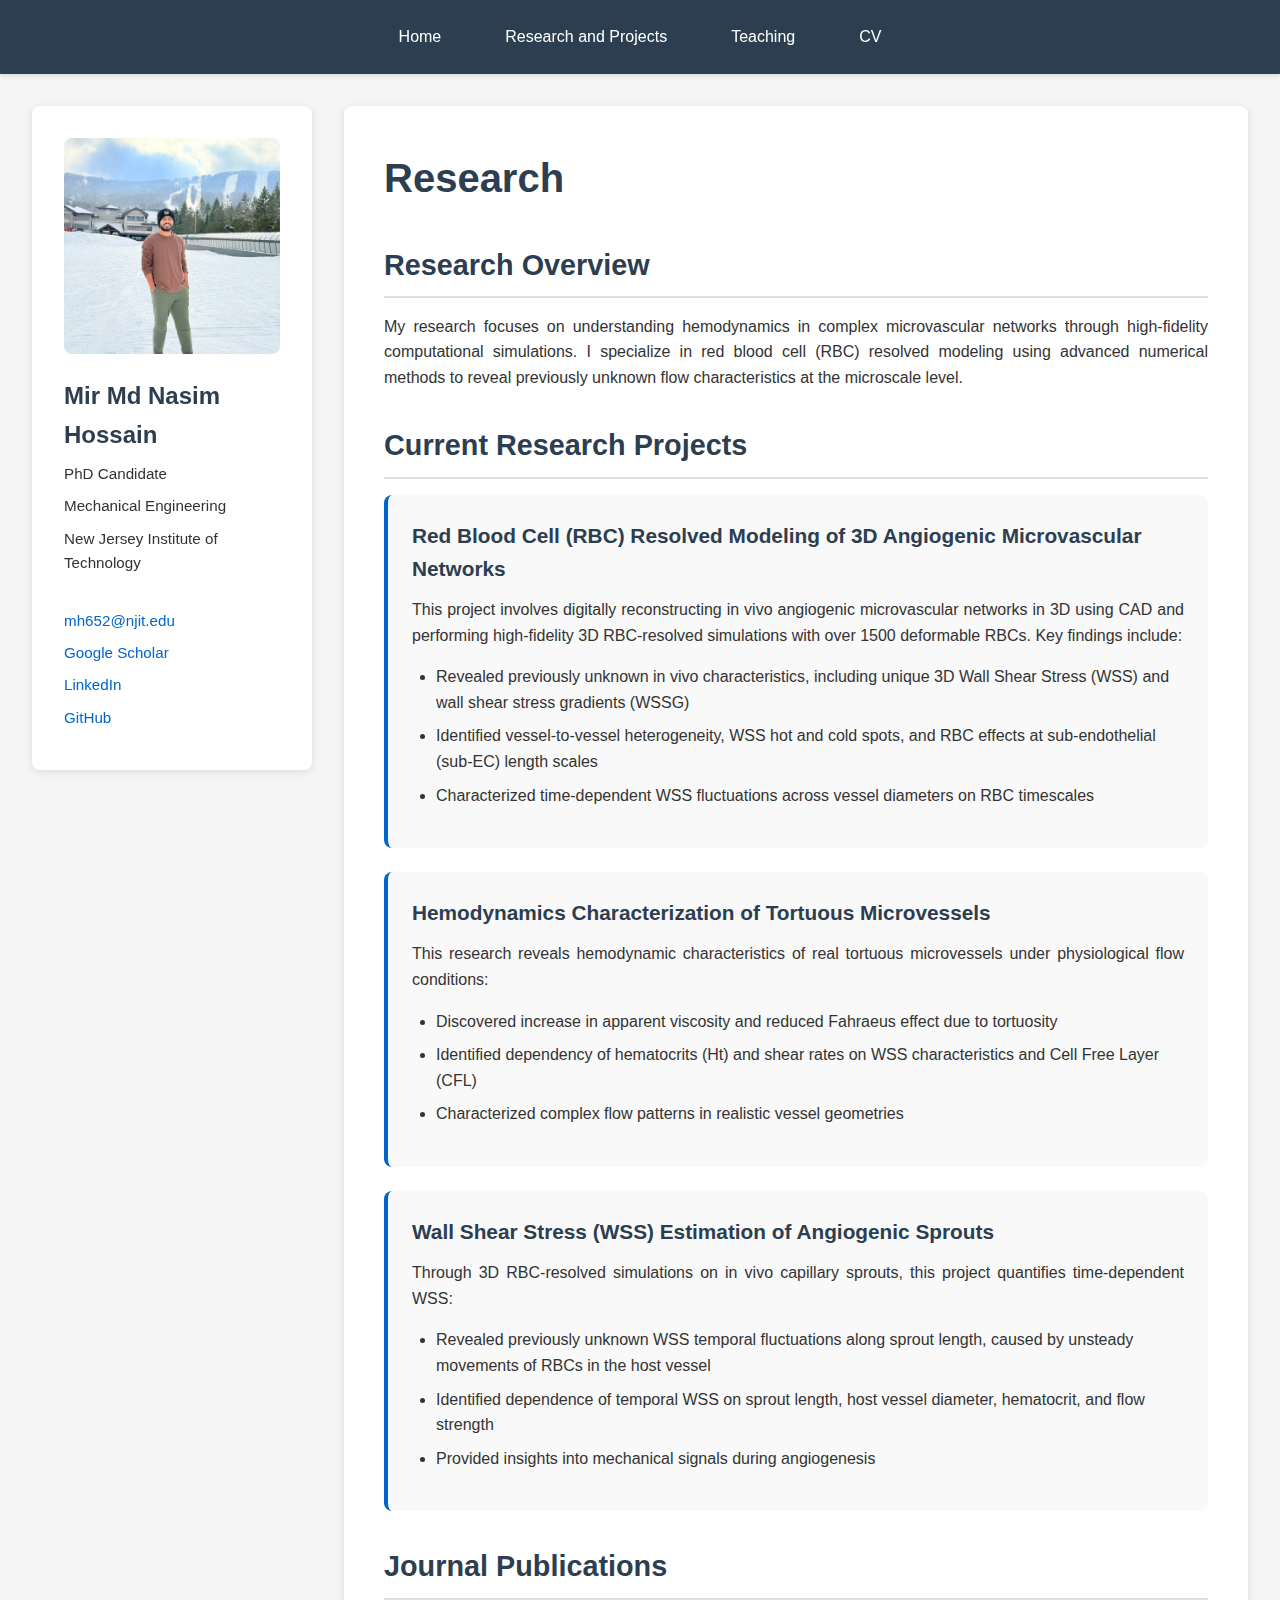
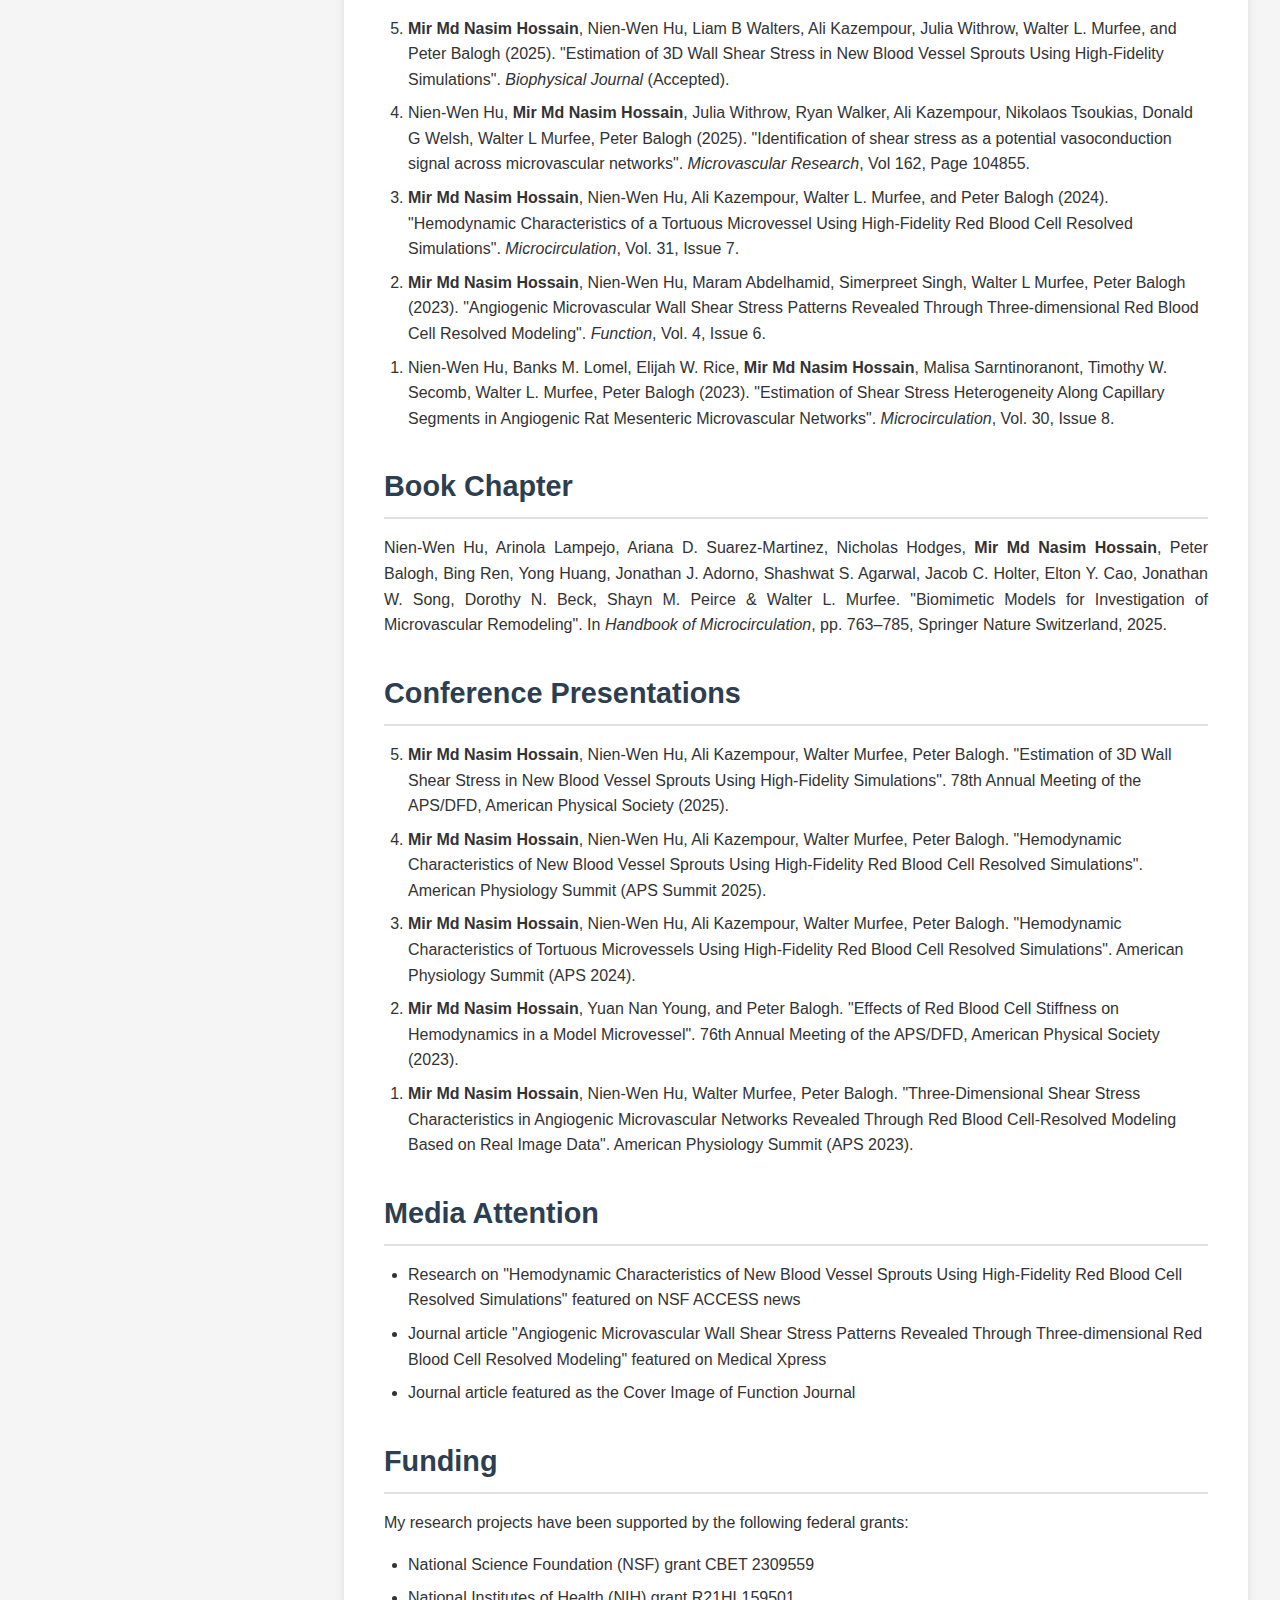
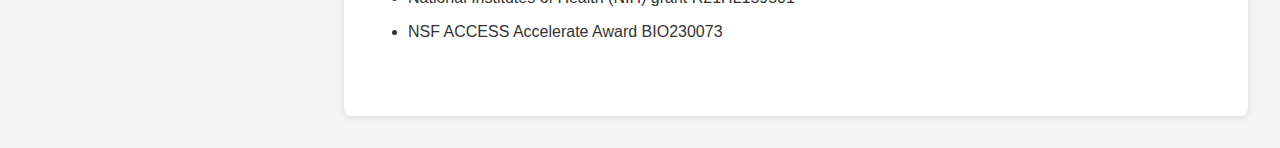
<file: research.html>
<!DOCTYPE html>
<html lang="en">
<head>
  <meta charset="UTF-8">
  <meta name="viewport" content="width=device-width, initial-scale=1.0">
  <title>Research - Mir Md Nasim Hossain</title>
  <link rel="stylesheet" href="assets/css/style.css">
</head>
<body>
  <!-- Top Navigation Bar -->
  <header>
    <div class="logo"></div>
    <nav>
      <a href="index.html">Home</a>
      <a href="research.html">Research and Projects</a>
      <a href="teaching.html">Teaching</a>
      <a href="cv.html">CV</a>
    </nav>
  </header>

  <!-- Main Layout -->
  <div class="container">
    <!-- Sidebar -->
    <aside class="sidebar">
      <img src="assets/images/nasim_photo.jpg" alt="Mir Md Nasim Hossain">
      <h2>Mir Md Nasim Hossain</h2>
      <p>PhD Candidate</p>
      <p>Mechanical Engineering</p>
      <p>New Jersey Institute of Technology</p>
      <br>
      <p><a href="mailto:mh652@njit.edu">mh652@njit.edu</a></p>
      <p><a href="https://scholar.google.com/citations?user=7TUDJxMAAAAJ&hl=en&oi=ao" target="_blank">Google Scholar</a></p>
      <p><a href="https://www.linkedin.com/in/nasim95223/" target="_blank">LinkedIn</a></p>
      <p><a href="https://github.com/yourusername" target="_blank">GitHub</a></p>
    </aside>

    <!-- Main Content -->
    <main class="content">
      <h1>Research</h1>

      <section>
        <h2>Research Overview</h2>
        <p>My research focuses on understanding hemodynamics in complex microvascular networks through high-fidelity computational simulations. I specialize in red blood cell (RBC) resolved modeling using advanced numerical methods to reveal previously unknown flow characteristics at the microscale level.</p>
      </section>

      <section>
        <h2>Current Research Projects</h2>

        <div class="project">
          <h3>Red Blood Cell (RBC) Resolved Modeling of 3D Angiogenic Microvascular Networks</h3>
          <p>This project involves digitally reconstructing in vivo angiogenic microvascular networks in 3D using CAD and performing high-fidelity 3D RBC-resolved simulations with over 1500 deformable RBCs. Key findings include:</p>
          <ul>
            <li>Revealed previously unknown in vivo characteristics, including unique 3D Wall Shear Stress (WSS) and wall shear stress gradients (WSSG)</li>
            <li>Identified vessel-to-vessel heterogeneity, WSS hot and cold spots, and RBC effects at sub-endothelial (sub-EC) length scales</li>
            <li>Characterized time-dependent WSS fluctuations across vessel diameters on RBC timescales</li>
          </ul>
        </div>

        <div class="project">
          <h3>Hemodynamics Characterization of Tortuous Microvessels</h3>
          <p>This research reveals hemodynamic characteristics of real tortuous microvessels under physiological flow conditions:</p>
          <ul>
            <li>Discovered increase in apparent viscosity and reduced Fahraeus effect due to tortuosity</li>
            <li>Identified dependency of hematocrits (Ht) and shear rates on WSS characteristics and Cell Free Layer (CFL)</li>
            <li>Characterized complex flow patterns in realistic vessel geometries</li>
          </ul>
        </div>

        <div class="project">
          <h3>Wall Shear Stress (WSS) Estimation of Angiogenic Sprouts</h3>
          <p>Through 3D RBC-resolved simulations on in vivo capillary sprouts, this project quantifies time-dependent WSS:</p>
          <ul>
            <li>Revealed previously unknown WSS temporal fluctuations along sprout length, caused by unsteady movements of RBCs in the host vessel</li>
            <li>Identified dependence of temporal WSS on sprout length, host vessel diameter, hematocrit, and flow strength</li>
            <li>Provided insights into mechanical signals during angiogenesis</li>
          </ul>
        </div>
      </section>

      <section>
        <h2>Journal Publications</h2>
        <ol reversed>
          <li><strong>Mir Md Nasim Hossain</strong>, Nien-Wen Hu, Liam B Walters, Ali Kazempour, Julia Withrow, Walter L. Murfee, and Peter Balogh (2025). "Estimation of 3D Wall Shear Stress in New Blood Vessel Sprouts Using High-Fidelity Simulations". <em>Biophysical Journal</em> (Accepted).</li>

          <li>Nien-Wen Hu, <strong>Mir Md Nasim Hossain</strong>, Julia Withrow, Ryan Walker, Ali Kazempour, Nikolaos Tsoukias, Donald G Welsh, Walter L Murfee, Peter Balogh (2025). "Identification of shear stress as a potential vasoconduction signal across microvascular networks". <em>Microvascular Research</em>, Vol 162, Page 104855.</li>

          <li><strong>Mir Md Nasim Hossain</strong>, Nien-Wen Hu, Ali Kazempour, Walter L. Murfee, and Peter Balogh (2024). "Hemodynamic Characteristics of a Tortuous Microvessel Using High-Fidelity Red Blood Cell Resolved Simulations". <em>Microcirculation</em>, Vol. 31, Issue 7.</li>

          <li><strong>Mir Md Nasim Hossain</strong>, Nien-Wen Hu, Maram Abdelhamid, Simerpreet Singh, Walter L Murfee, Peter Balogh (2023). "Angiogenic Microvascular Wall Shear Stress Patterns Revealed Through Three-dimensional Red Blood Cell Resolved Modeling". <em>Function</em>, Vol. 4, Issue 6.</li>

          <li>Nien-Wen Hu, Banks M. Lomel, Elijah W. Rice, <strong>Mir Md Nasim Hossain</strong>, Malisa Sarntinoranont, Timothy W. Secomb, Walter L. Murfee, Peter Balogh (2023). "Estimation of Shear Stress Heterogeneity Along Capillary Segments in Angiogenic Rat Mesenteric Microvascular Networks". <em>Microcirculation</em>, Vol. 30, Issue 8.</li>
        </ol>
      </section>

      <section>
        <h2>Book Chapter</h2>
        <p>Nien-Wen Hu, Arinola Lampejo, Ariana D. Suarez-Martinez, Nicholas Hodges, <strong>Mir Md Nasim Hossain</strong>, Peter Balogh, Bing Ren, Yong Huang, Jonathan J. Adorno, Shashwat S. Agarwal, Jacob C. Holter, Elton Y. Cao, Jonathan W. Song, Dorothy N. Beck, Shayn M. Peirce & Walter L. Murfee. "Biomimetic Models for Investigation of Microvascular Remodeling". In <em>Handbook of Microcirculation</em>, pp. 763–785, Springer Nature Switzerland, 2025.</p>
      </section>

      <section>
        <h2>Conference Presentations</h2>
        <ol reversed>
          <li><strong>Mir Md Nasim Hossain</strong>, Nien-Wen Hu, Ali Kazempour, Walter Murfee, Peter Balogh. "Estimation of 3D Wall Shear Stress in New Blood Vessel Sprouts Using High-Fidelity Simulations". 78th Annual Meeting of the APS/DFD, American Physical Society (2025).</li>

          <li><strong>Mir Md Nasim Hossain</strong>, Nien-Wen Hu, Ali Kazempour, Walter Murfee, Peter Balogh. "Hemodynamic Characteristics of New Blood Vessel Sprouts Using High-Fidelity Red Blood Cell Resolved Simulations". American Physiology Summit (APS Summit 2025).</li>

          <li><strong>Mir Md Nasim Hossain</strong>, Nien-Wen Hu, Ali Kazempour, Walter Murfee, Peter Balogh. "Hemodynamic Characteristics of Tortuous Microvessels Using High-Fidelity Red Blood Cell Resolved Simulations". American Physiology Summit (APS 2024).</li>

          <li><strong>Mir Md Nasim Hossain</strong>, Yuan Nan Young, and Peter Balogh. "Effects of Red Blood Cell Stiffness on Hemodynamics in a Model Microvessel". 76th Annual Meeting of the APS/DFD, American Physical Society (2023).</li>

          <li><strong>Mir Md Nasim Hossain</strong>, Nien-Wen Hu, Walter Murfee, Peter Balogh. "Three-Dimensional Shear Stress Characteristics in Angiogenic Microvascular Networks Revealed Through Red Blood Cell-Resolved Modeling Based on Real Image Data". American Physiology Summit (APS 2023).</li>
        </ol>
      </section>

      <section>
        <h2>Media Attention</h2>
        <ul>
          <li>Research on "Hemodynamic Characteristics of New Blood Vessel Sprouts Using High-Fidelity Red Blood Cell Resolved Simulations" featured on NSF ACCESS news</li>
          <li>Journal article "Angiogenic Microvascular Wall Shear Stress Patterns Revealed Through Three-dimensional Red Blood Cell Resolved Modeling" featured on Medical Xpress</li>
          <li>Journal article featured as the Cover Image of Function Journal</li>
        </ul>
      </section>

      <section>
        <h2>Funding</h2>
        <p>My research projects have been supported by the following federal grants:</p>
        <ul>
          <li>National Science Foundation (NSF) grant CBET 2309559</li>
          <li>National Institutes of Health (NIH) grant R21HL159501</li>
          <li>NSF ACCESS Accelerate Award BIO230073</li>
        </ul>
      </section>
    </main>
  </div>
</body>
</html>
</file>
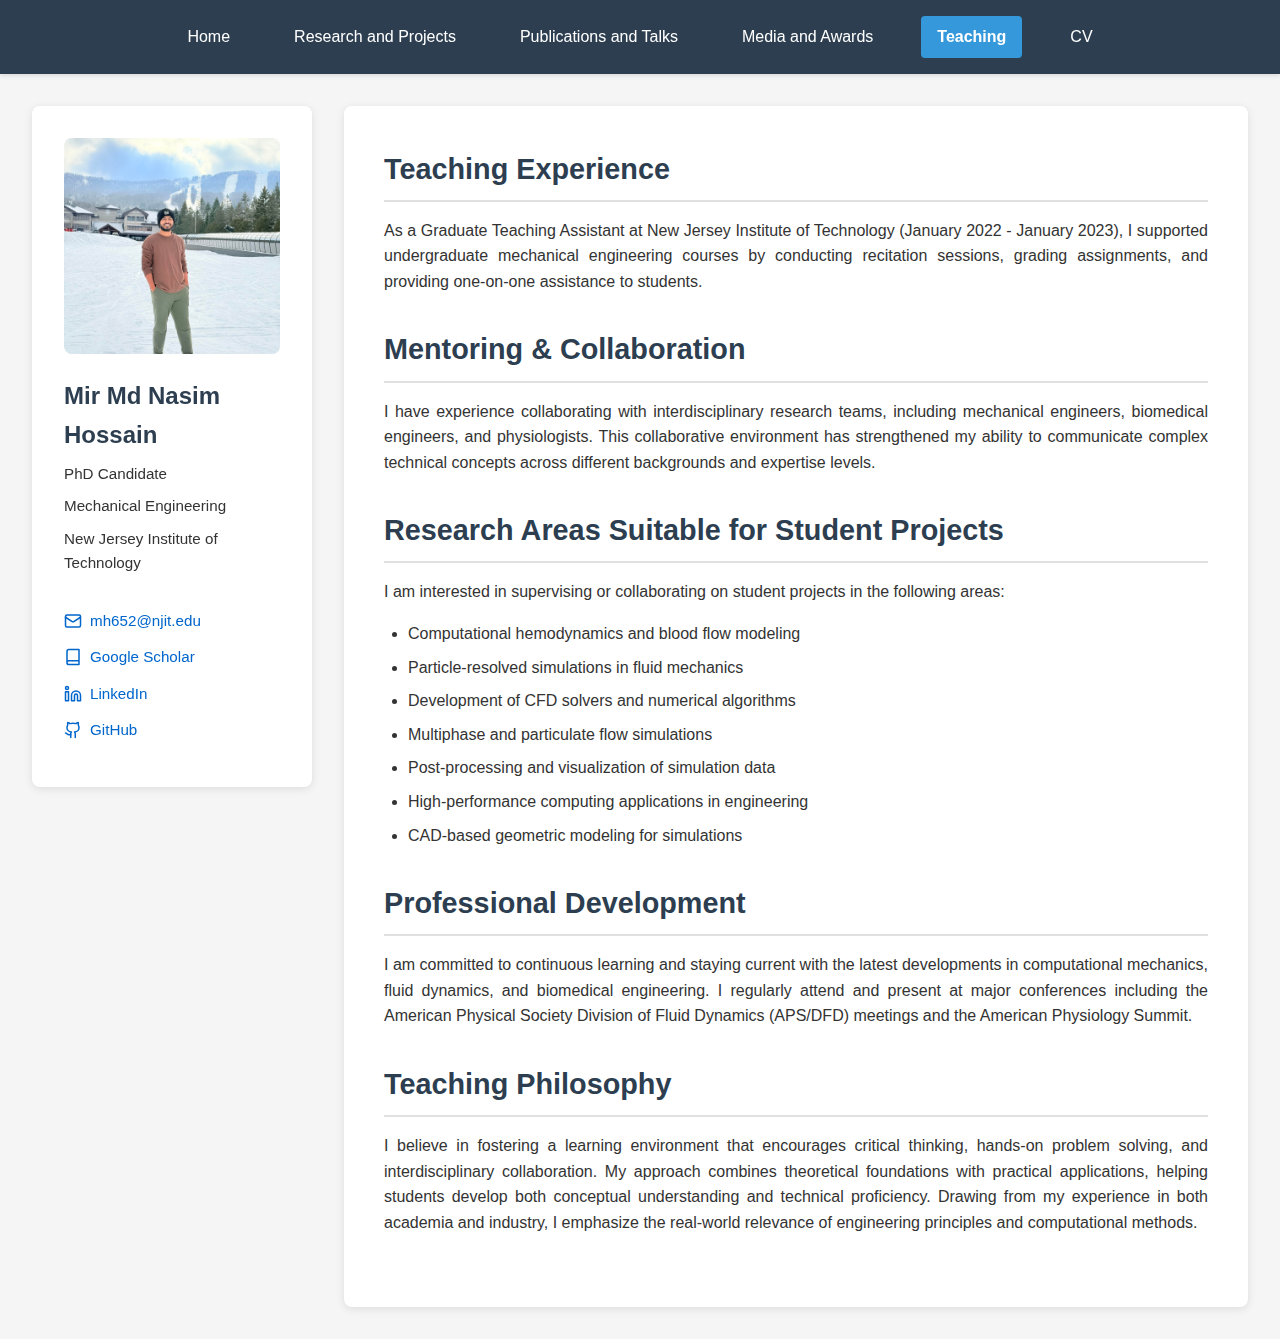
<file: teaching.html>
<!DOCTYPE html>
<html lang="en">
<head>
  <meta charset="UTF-8">
  <meta name="viewport" content="width=device-width, initial-scale=1.0">
  <title>Teaching - Mir Md Nasim Hossain</title>
  <link rel="stylesheet" href="assets/css/style.css">
</head>
<body>
  <header>
    <div class="logo"></div>
    <nav>
      <a href="index.html">Home</a>
      <a href="research.html">Research and Projects</a>
      <a href="publications.html">Publications and Talks</a>
      <a href="media.html">Media and Awards</a>
      <a href="teaching.html" class="active">Teaching</a>
      <a href="cv.html">CV</a>
    </nav>
  </header>

  <div class="container">
    <aside class="sidebar sidebar-hide-mobile">
      <img src="assets/images/nasim_photo.jpg" alt="Mir Md Nasim Hossain">
      <h2>Mir Md Nasim Hossain</h2>
      <p>PhD Candidate</p>
      <p>Mechanical Engineering</p>
      <p>New Jersey Institute of Technology</p>
      <br>
      <p><a href="mailto:mh652@njit.edu"><svg xmlns="http://www.w3.org/2000/svg" viewBox="0 0 24 24" fill="none" stroke="currentColor" stroke-width="2" stroke-linecap="round" stroke-linejoin="round"><rect width="20" height="16" x="2" y="4" rx="2"/><path d="m22 7-8.97 5.7a1.94 1.94 0 0 1-2.06 0L2 7"/></svg> mh652@njit.edu</a></p>
      <p><a href="https://scholar.google.com/citations?user=7TUDJxMAAAAJ&hl=en&oi=ao" target="_blank"><svg xmlns="http://www.w3.org/2000/svg" viewBox="0 0 24 24" fill="none" stroke="currentColor" stroke-width="2" stroke-linecap="round" stroke-linejoin="round"><path d="M4 19.5v-15A2.5 2.5 0 0 1 6.5 2H20v20H6.5a2.5 2.5 0 0 1 0-5H20"/></svg> Google Scholar</a></p>
      <p><a href="https://www.linkedin.com/in/nasim95223/" target="_blank"><svg xmlns="http://www.w3.org/2000/svg" viewBox="0 0 24 24" fill="none" stroke="currentColor" stroke-width="2" stroke-linecap="round" stroke-linejoin="round"><path d="M16 8a6 6 0 0 1 6 6v7h-4v-7a2 2 0 0 0-2-2 2 2 0 0 0-2 2v7h-4v-7a6 6 0 0 1 6-6z"/><rect width="4" height="12" x="2" y="9"/><circle cx="4" cy="4" r="2"/></svg> LinkedIn</a></p>
      <p><a href="https://github.com/nasim-hossain" target="_blank"><svg xmlns="http://www.w3.org/2000/svg" viewBox="0 0 24 24" fill="none" stroke="currentColor" stroke-width="2" stroke-linecap="round" stroke-linejoin="round"><path d="M15 22v-4a4.8 4.8 0 0 0-1-3.5c3 0 6-2 6-5.5.08-1.25-.27-2.48-1-3.5.28-1.15.28-2.35 0-3.5 0 0-1 0-3 1.5-2.64-.5-5.36-.5-8 0C6 2 5 2 5 2c-.3 1.15-.3 2.35 0 3.5A5.403 5.403 0 0 0 4 9c0 3.5 3 5.5 6 5.5-.39.49-.68 1.05-.85 1.65-.17.6-.22 1.23-.15 1.85v4"/><path d="M9 18c-4.51 2-5-2-7-2"/></svg> GitHub</a></p>
    </aside>

    <main class="content">
      <section>
        <h2>Teaching Experience</h2>
        <p>As a Graduate Teaching Assistant at New Jersey Institute of Technology (January 2022 - January 2023), I supported undergraduate mechanical engineering courses by conducting recitation sessions, grading assignments, and providing one-on-one assistance to students.</p>
      </section>

      <section>
        <h2>Mentoring &amp; Collaboration</h2>
        <p>I have experience collaborating with interdisciplinary research teams, including mechanical engineers, biomedical engineers, and physiologists. This collaborative environment has strengthened my ability to communicate complex technical concepts across different backgrounds and expertise levels.</p>
      </section>

      <section>
        <h2>Research Areas Suitable for Student Projects</h2>
        <p>I am interested in supervising or collaborating on student projects in the following areas:</p>
        <ul>
          <li>Computational hemodynamics and blood flow modeling</li>
          <li>Particle-resolved simulations in fluid mechanics</li>
          <li>Development of CFD solvers and numerical algorithms</li>
          <li>Multiphase and particulate flow simulations</li>
          <li>Post-processing and visualization of simulation data</li>
          <li>High-performance computing applications in engineering</li>
          <li>CAD-based geometric modeling for simulations</li>
        </ul>
      </section>

      <section>
        <h2>Professional Development</h2>
        <p>I am committed to continuous learning and staying current with the latest developments in computational mechanics, fluid dynamics, and biomedical engineering. I regularly attend and present at major conferences including the American Physical Society Division of Fluid Dynamics (APS/DFD) meetings and the American Physiology Summit.</p>
      </section>

      <section>
        <h2>Teaching Philosophy</h2>
        <p>I believe in fostering a learning environment that encourages critical thinking, hands-on problem solving, and interdisciplinary collaboration. My approach combines theoretical foundations with practical applications, helping students develop both conceptual understanding and technical proficiency. Drawing from my experience in both academia and industry, I emphasize the real-world relevance of engineering principles and computational methods.</p>
      </section>
    </main>
  </div>

</body>
</html>
</file>
<file: assets/css/style.css>
/* Reset and Base Styles */
* {
  margin: 0;
  padding: 0;
  box-sizing: border-box;
}

body {
  font-family: -apple-system, BlinkMacSystemFont, 'Segoe UI', Roboto, 'Helvetica Neue', Arial, sans-serif;
  line-height: 1.6;
  color: #333;
  background-color: #f5f5f5;
}

a {
  color: #0066cc;
  text-decoration: none;
}

a:hover {
  text-decoration: underline;
}

/* Header Navigation */
header {
  background-color: #2c3e50;
  padding: 1rem 2rem;
  box-shadow: 0 2px 4px rgba(0,0,0,0.1);
  position: sticky;
  top: 0;
  z-index: 1000;
}

header nav {
  display: flex;
  gap: 2rem;
  justify-content: center;
  flex-wrap: wrap;
}

header nav a {
  color: white;
  font-weight: 500;
  padding: 0.5rem 1rem;
  border-radius: 4px;
  transition: background-color 0.3s;
}

header nav a:hover {
  background-color: #34495e;
  text-decoration: none;
}

header nav a.active {
  background-color: #3498db;
  font-weight: 600;
}

/* Container Layout */
.container {
  display: flex;
  max-width: 1400px;
  margin: 2rem auto;
  gap: 2rem;
  padding: 0 2rem;
}

/* Sidebar */
.sidebar {
  flex: 0 0 280px;
  background-color: white;
  padding: 2rem;
  border-radius: 8px;
  box-shadow: 0 2px 8px rgba(0,0,0,0.1);
  height: fit-content;
  position: sticky;
  top: 100px;
}

.sidebar img {
  width: 100%;
  border-radius: 8px;
  margin-bottom: 1rem;
}

.sidebar h2 {
  font-size: 1.5rem;
  margin-bottom: 0.5rem;
  color: #2c3e50;
}

.sidebar p {
  margin-bottom: 0.5rem;
  font-size: 0.95rem;
}

.sidebar p a {
  display: inline-flex;
  align-items: center;
  gap: 0.5rem;
}

.sidebar p a svg {
  width: 18px;
  height: 18px;
  flex-shrink: 0;
}

/* Main Content */
.content {
  flex: 1;
  background-color: white;
  padding: 2.5rem;
  border-radius: 8px;
  box-shadow: 0 2px 8px rgba(0,0,0,0.1);
  min-width: 0;
}

.content h1 {
  font-size: 2.5rem;
  margin-bottom: 1.5rem;
  color: #2c3e50;
}

.content h2 {
  font-size: 1.8rem;
  margin-top: 2rem;
  margin-bottom: 1rem;
  color: #2c3e50;
  border-bottom: 2px solid #e0e0e0;
  padding-bottom: 0.5rem;
}

.content h3 {
  font-size: 1.3rem;
  margin-top: 1.5rem;
  margin-bottom: 0.75rem;
  color: #34495e;
}

.content h4 {
  font-size: 1.1rem;
  margin-bottom: 0.5rem;
  color: #555;
}

.content section {
  margin-bottom: 2rem;
}

.content section:first-child {
  margin-top: 0;
}

.content section:first-child h2 {
  margin-top: 0;
}

.content p {
  text-align: justify;
  margin-bottom: 1rem;
}

.content ul, .content ol {
  margin-left: 1.5rem;
  margin-bottom: 1rem;
}

.content li {
  margin-bottom: 0.5rem;
}

/* Timeline Styles */
.timeline {
  margin-top: 1rem;
}

.timeline-event {
  padding: 1.5rem;
  border-left: 3px solid #0066cc;
  margin-bottom: 1.5rem;
  background-color: #f9f9f9;
  border-radius: 4px;
}

.timeline-event h4 {
  color: #0066cc;
  font-weight: 600;
  margin-bottom: 0.5rem;
}

/* Project Styles */
.project {
  background-color: #f9f9f9;
  padding: 1.5rem;
  border-radius: 8px;
  margin-bottom: 1.5rem;
  border-left: 4px solid #0066cc;
}

.project h3 {
  margin-top: 0;
  color: #2c3e50;
}

.project-meta {
  color: #666;
  font-size: 0.9rem;
  font-style: italic;
  margin-bottom: 1rem;
}

/* Responsive Design */
@media (max-width: 1024px) {
  .container {
    padding: 0 1.5rem;
  }
  
  .sidebar {
    flex: 0 0 240px;
  }
  
  .content {
    padding: 2rem;
  }
}

@media (max-width: 768px) {
  header {
    padding: 1rem;
  }

  header nav {
    gap: 1rem;
  }

  header nav a {
    padding: 0.4rem 0.8rem;
    font-size: 0.9rem;
  }

  /* Full-bleed layout on mobile */
  .container {
    flex-direction: column;
    margin: 0 auto;
    padding: 0;
    gap: 0;
  }

  /* Sidebar: full-bleed image, text padded */
  .sidebar {
    position: static;
    flex: none;
    width: 100%;
    padding: 0;
    border-radius: 0;
    overflow: hidden;
    margin-bottom: 0;
  }

  .sidebar img {
    width: 100%;
    border-radius: 0;
    margin-bottom: 0;
    display: block;
  }

  .sidebar h2,
  .sidebar p,
  .sidebar br {
    padding-left: 1.5rem;
    padding-right: 1.5rem;
  }

  .sidebar h2 {
    padding-top: 1.25rem;
  }

  .sidebar p:last-child {
    padding-bottom: 1.25rem;
  }

  /* Hide sidebar on non-home pages */
  .sidebar-hide-mobile {
    display: none;
  }

  /* Content area */
  .content {
    padding: 1.5rem;
    border-radius: 0;
    margin: 0;
  }

  .content h1 {
    font-size: 2rem;
  }

  .content h2 {
    font-size: 1.5rem;
  }

  .content h3 {
    font-size: 1.2rem;
  }

  /* Stop float wrapping on mobile */
  .project-media-float {
    float: none;
    max-width: 100%;
    width: 100%;
    margin: 0 0 1.25rem 0;
  }
}

@media (max-width: 480px) {
  header {
    padding: 0.75rem 0.5rem;
  }
  
  header nav {
    gap: 0.5rem;
    justify-content: space-around;
  }
  
  header nav a {
    padding: 0.3rem 0.6rem;
    font-size: 0.85rem;
  }
  
  .container {
    padding: 0;
    margin: 0 auto;
  }

  .sidebar {
    padding: 0;
  }
  
  .sidebar h2 {
    font-size: 1.3rem;
  }
  
  .content {
    padding: 1rem;
  }
  
  .content h1 {
    font-size: 1.75rem;
  }
  
  .content h2 {
    font-size: 1.3rem;
    margin-top: 1.5rem;
  }
  
  .content h3 {
    font-size: 1.1rem;
  }
  
  .timeline-event {
    padding: 1rem;
  }
  
  .project {
    padding: 1rem;
  }
}

/* Print Styles */
@media print {
  header {
    position: static;
  }
  
  .sidebar {
    position: static;
  }
}

/* Highlights Grid */
.highlights-grid {
  display: grid;
  grid-template-columns: repeat(auto-fit, minmax(200px, 1fr));
  gap: 1.5rem;
  margin-top: 1.5rem;
}

.highlight-card {
  background: linear-gradient(135deg, #667eea 0%, #764ba2 100%);
  color: white;
  padding: 2rem;
  border-radius: 12px;
  text-align: center;
  box-shadow: 0 4px 6px rgba(0,0,0,0.1);
  transition: transform 0.3s, box-shadow 0.3s;
}

.highlight-card:hover {
  transform: translateY(-5px);
  box-shadow: 0 8px 12px rgba(0,0,0,0.15);
}

.highlight-number {
  font-size: 2.5rem;
  font-weight: 700;
  margin-bottom: 0.5rem;
}

.highlight-text {
  font-size: 1rem;
  font-weight: 600;
  margin-bottom: 0.25rem;
}

.highlight-subtext {
  font-size: 0.85rem;
  opacity: 0.9;
}

/* Expertise Grid */
.expertise-grid {
  display: grid;
  grid-template-columns: repeat(auto-fit, minmax(250px, 1fr));
  gap: 1.5rem;
  margin-top: 1.5rem;
}

.expertise-item {
  background-color: #f9f9f9;
  padding: 1.5rem;
  border-radius: 8px;
  border-left: 4px solid #0066cc;
  transition: transform 0.3s, box-shadow 0.3s;
}

.expertise-item:hover {
  transform: translateX(5px);
  box-shadow: 0 4px 8px rgba(0,0,0,0.1);
}

.expertise-item h4 {
  color: #2c3e50;
  margin-top: 0;
  margin-bottom: 0.5rem;
  font-size: 1.1rem;
}

.expertise-item p {
  margin: 0;
  font-size: 0.95rem;
  color: #555;
}

/* Skills Grid */
.skills-grid {
  display: grid;
  grid-template-columns: repeat(auto-fit, minmax(280px, 1fr));
  gap: 1.25rem;
  margin-top: 1.5rem;
}

.skill-category {
  background-color: #f9f9f9;
  padding: 1.25rem;
  border-radius: 8px;
  border-left: 4px solid #0066cc;
  transition: transform 0.3s, box-shadow 0.3s;
}

.skill-category:hover {
  transform: translateX(5px);
  box-shadow: 0 4px 8px rgba(0,0,0,0.1);
}

.skill-category h4 {
  color: #2c3e50;
  margin-top: 0;
  margin-bottom: 0.5rem;
  font-size: 1rem;
  font-weight: 600;
}

.skill-category p {
  margin: 0;
  font-size: 0.9rem;
  color: #555;
  line-height: 1.5;
}

/* Skills Container - Compact Design */
.skills-container {
  display: grid;
  grid-template-columns: 1fr 1fr;
  gap: 2rem;
  margin-top: 1.5rem;
  background-color: #f9f9f9;
  padding: 2rem;
  border-radius: 8px;
  border-left: 4px solid #0066cc;
}

.skills-column {
  display: flex;
  flex-direction: column;
  gap: 0.75rem;
}

.skill-item {
  display: flex;
  gap: 0.75rem;
  align-items: flex-start;
}

.skill-label {
  font-weight: 600;
  color: #2c3e50;
  min-width: 140px;
  font-size: 0.9rem;
  flex-shrink: 0;
}

.skill-value {
  color: #555;
  font-size: 0.9rem;
  line-height: 1.5;
}

/* News content links */
.news-content a {
  color: #2c3e50;
  text-decoration: none;
  transition: color 0.2s;
}

.news-content a:hover {
  color: #0066cc;
  text-decoration: underline;
}

/* Project Media (Images and Videos) */
.project-media {
  width: 100%;
  max-width: 700px;
  height: auto;
  margin: 1.25rem 0;
  border-radius: 8px;
  box-shadow: 0 4px 12px rgba(0,0,0,0.15);
  display: block;
}

.project-media:hover {
  box-shadow: 0 6px 16px rgba(0,0,0,0.2);
  transform: scale(1.01);
  transition: all 0.3s;
}

/* Single image with consistent size */
.project-media.single-image {
  max-width: 600px;
  max-height: 400px;
  object-fit: cover;
  width: 100%;
}

/* Image with text wrap */
.project-media-float {
  float: right;
  max-width: 400px;
  max-height: 300px;
  object-fit: cover;
  margin: 0 0 1.5rem 1.5rem;
  border-radius: 8px;
  box-shadow: 0 4px 12px rgba(0,0,0,0.15);
}

.project-media-float:hover {
  box-shadow: 0 6px 16px rgba(0,0,0,0.2);
  transform: scale(1.01);
  transition: all 0.3s;
}

/* Clear float after wrapped content */
.clearfix::after {
  content: "";
  display: table;
  clear: both;
}

.project-text {
  display: block;
}

/* Multiple Images Grid */
.project-images-grid {
  display: grid;
  grid-template-columns: 1fr;
  gap: 1.5rem;
  margin: 1.25rem 0;
}

.project-images-grid .project-media {
  width: 100%;
  max-width: 100%;
  margin: 0;
  object-fit: cover;
  height: auto;
  max-height: 350px;
  cursor: pointer;
}

/* Two column grid for desktop only */
@media (min-width: 769px) {
  .project-images-grid.two-column {
    grid-template-columns: repeat(2, 1fr);
  }
  
  .project-images-grid.two-column .project-media {
    height: 300px;
  }
}

/* Image/Video Modal */
.modal {
  display: none;
  position: fixed;
  z-index: 9999;
  left: 0;
  top: 0;
  width: 100%;
  height: 100%;
  background-color: rgba(0, 0, 0, 0.95);
  overflow: auto;
}

.modal.active {
  display: flex;
  align-items: center;
  justify-content: center;
}

.modal-content {
  max-width: 90%;
  max-height: 90%;
  object-fit: contain;
  border-radius: 8px;
  box-shadow: 0 4px 20px rgba(255, 255, 255, 0.1);
}

.modal-close {
  position: absolute;
  top: 20px;
  right: 40px;
  color: white;
  font-size: 40px;
  font-weight: bold;
  cursor: pointer;
  z-index: 10000;
  background: rgba(0, 0, 0, 0.5);
  border-radius: 50%;
  width: 50px;
  height: 50px;
  display: flex;
  align-items: center;
  justify-content: center;
  line-height: 1;
}

.modal-close:hover {
  background: rgba(0, 0, 0, 0.8);
}

/* Make all project media clickable */
.project-media,
.project-media-float {
  cursor: pointer;
  transition: opacity 0.3s;
}

.project-media:hover,
.project-media-float:hover {
  opacity: 0.9;
}

/* News Thumbnail */
.news-thumbnail {
  width: 100%;
  max-width: 250px;
  height: auto;
  margin-top: 0.5rem;
  border-radius: 6px;
  box-shadow: 0 2px 6px rgba(0,0,0,0.1);
}

.news-thumbnail:hover {
  box-shadow: 0 4px 10px rgba(0,0,0,0.15);
  transition: all 0.3s;
}

/* Media Attention Grid */
.media-grid {
  display: grid;
  grid-template-columns: repeat(auto-fit, minmax(300px, 1fr));
  gap: 2rem;
  margin-top: 1.5rem;
}

.media-item {
  background-color: #f9f9f9;
  border-radius: 8px;
  overflow: hidden;
  box-shadow: 0 2px 8px rgba(0,0,0,0.1);
  transition: transform 0.3s, box-shadow 0.3s;
}

.media-item:hover {
  transform: translateY(-5px);
  box-shadow: 0 6px 16px rgba(0,0,0,0.15);
}

.media-image {
  width: 100%;
  height: 600px;
  object-fit: cover;
}

.media-content {
  padding: 1.5rem;
}

.media-content h4 {
  margin: 0 0 0.75rem 0;
  color: #2c3e50;
  font-size: 1.1rem;
}

.media-content p {
  margin: 0;
  color: #555;
  font-size: 0.9rem;
  line-height: 1.6;
}

/* CV Page Styles */
.cv-header {
  display: flex;
  justify-content: space-between;
  align-items: center;
  margin-bottom: 2rem;
  padding-bottom: 1rem;
  border-bottom: 2px solid #e0e0e0;
}

.cv-header h2 {
  margin: 0;
  border: none;
  padding: 0;
}

.cv-download-btn-minimal {
  display: inline-flex;
  align-items: center;
  gap: 0.5rem;
  background-color: #0066cc;
  color: white;
  padding: 0.6rem 1.2rem;
  border-radius: 6px;
  font-weight: 600;
  font-size: 0.9rem;
  text-decoration: none;
  transition: background-color 0.3s, transform 0.2s;
  white-space: nowrap;
}

.cv-download-btn-minimal:hover {
  background-color: #0052a3;
  transform: translateY(-1px);
  text-decoration: none;
}

.cv-download-btn-minimal svg {
  width: 18px;
  height: 18px;
  stroke: currentColor;
}

.cv-preview-container {
  background-color: #f9f9f9;
  border-radius: 8px;
  padding: 1rem;
  border: 1px solid #e0e0e0;
}

.cv-preview {
  width: 100%;
  height: 1000px;
  border: none;
  border-radius: 4px;
  background-color: white;
  box-shadow: 0 2px 8px rgba(0,0,0,0.1);
}

.cv-preview-note {
  margin-top: 1rem;
  text-align: center;
  color: #666;
  font-size: 0.9rem;
}

.cv-preview-note a {
  color: #0066cc;
  font-weight: 600;
}

/* Compact Timeline */
.timeline-compact {
  margin-top: 1.5rem;
}

.timeline-item {
  display: flex;
  gap: 1.5rem;
  margin-bottom: 1.5rem;
  padding-bottom: 1.5rem;
  border-bottom: 1px solid #e0e0e0;
}

.timeline-item:last-child {
  border-bottom: none;
}

.timeline-date {
  flex: 0 0 100px;
  font-weight: 600;
  color: #0066cc;
  font-size: 0.95rem;
}

.timeline-content h4 {
  margin: 0 0 0.25rem 0;
  color: #2c3e50;
  font-size: 1.1rem;
}

.timeline-content p {
  margin: 0;
  color: #666;
  font-size: 0.9rem;
}

/* News Timeline */
.news-timeline-container {
  margin-top: 1.5rem;
  max-height: 350px;
  overflow-y: auto;
  padding-right: 0.5rem;
  border: 1px solid #e0e0e0;
  border-radius: 8px;
  background-color: #fafafa;
}

.news-timeline {
  padding: 1rem;
}

.news-item {
  display: flex;
  gap: 1rem;
  margin-bottom: 0.75rem;
  padding: 0.75rem;
  background-color: white;
  border-radius: 6px;
  border-left: 4px solid #e0e0e0;
  transition: transform 0.2s, box-shadow 0.2s;
}

.news-item:last-child {
  margin-bottom: 0;
}

.news-item:hover {
  transform: translateX(5px);
  box-shadow: 0 2px 6px rgba(0,0,0,0.1);
}

.news-badge {
  flex: 0 0 85px;
  height: fit-content;
  padding: 0.3rem 0.6rem;
  border-radius: 20px;
  font-size: 0.65rem;
  font-weight: 600;
  text-align: center;
  text-transform: uppercase;
  letter-spacing: 0.5px;
}

.news-badge.publication {
  background-color: #e3f2fd;
  color: #1976d2;
}

.news-badge.conference {
  background-color: #f3e5f5;
  color: #7b1fa2;
}

.news-badge.media {
  background-color: #fff3e0;
  color: #f57c00;
}

.news-content {
  flex: 1;
}

.news-content h4 {
  margin: 0 0 0.2rem 0;
  color: #2c3e50;
  font-size: 0.95rem;
}

.news-meta {
  margin: 0;
  font-size: 0.75rem;
  color: #999;
  font-style: italic;
}

/* Custom Scrollbar for News Timeline */
.news-timeline-container::-webkit-scrollbar {
  width: 8px;
}

.news-timeline-container::-webkit-scrollbar-track {
  background: #f1f1f1;
  border-radius: 10px;
}

.news-timeline-container::-webkit-scrollbar-thumb {
  background: #888;
  border-radius: 10px;
}

.news-timeline-container::-webkit-scrollbar-thumb:hover {
  background: #555;
}

/* Responsive adjustments for new components */
@media (max-width: 768px) {
  .highlights-grid {
    grid-template-columns: repeat(2, 1fr);
    gap: 1rem;
  }
  
  .highlight-card {
    padding: 1.5rem;
  }
  
  .highlight-number {
    font-size: 2rem;
  }
  
  .expertise-grid {
    grid-template-columns: 1fr;
  }
  
  .skills-grid {
    grid-template-columns: 1fr;
  }
  
  .skills-container {
    grid-template-columns: 1fr;
    gap: 1.5rem;
    padding: 1.5rem;
  }
  
  .skill-label {
    min-width: 120px;
  }
  
  .timeline-item {
    flex-direction: column;
    gap: 0.5rem;
  }
  
  .timeline-date {
    flex: none;
  }
  
  .news-timeline-container {
    max-height: 350px;
  }
  
  .news-item {
    flex-direction: column;
    gap: 0.5rem;
    padding: 0.65rem;
  }
  
  .news-badge {
    flex: none;
    width: fit-content;
  }
}

@media (max-width: 480px) {
  .highlights-grid {
    grid-template-columns: 1fr;
  }
  
  .highlight-card {
    padding: 1.25rem;
  }
  
  .news-timeline-container {
    max-height: 280px;
  }
  
  .news-item {
    padding: 0.6rem;
  }
}
</file>
